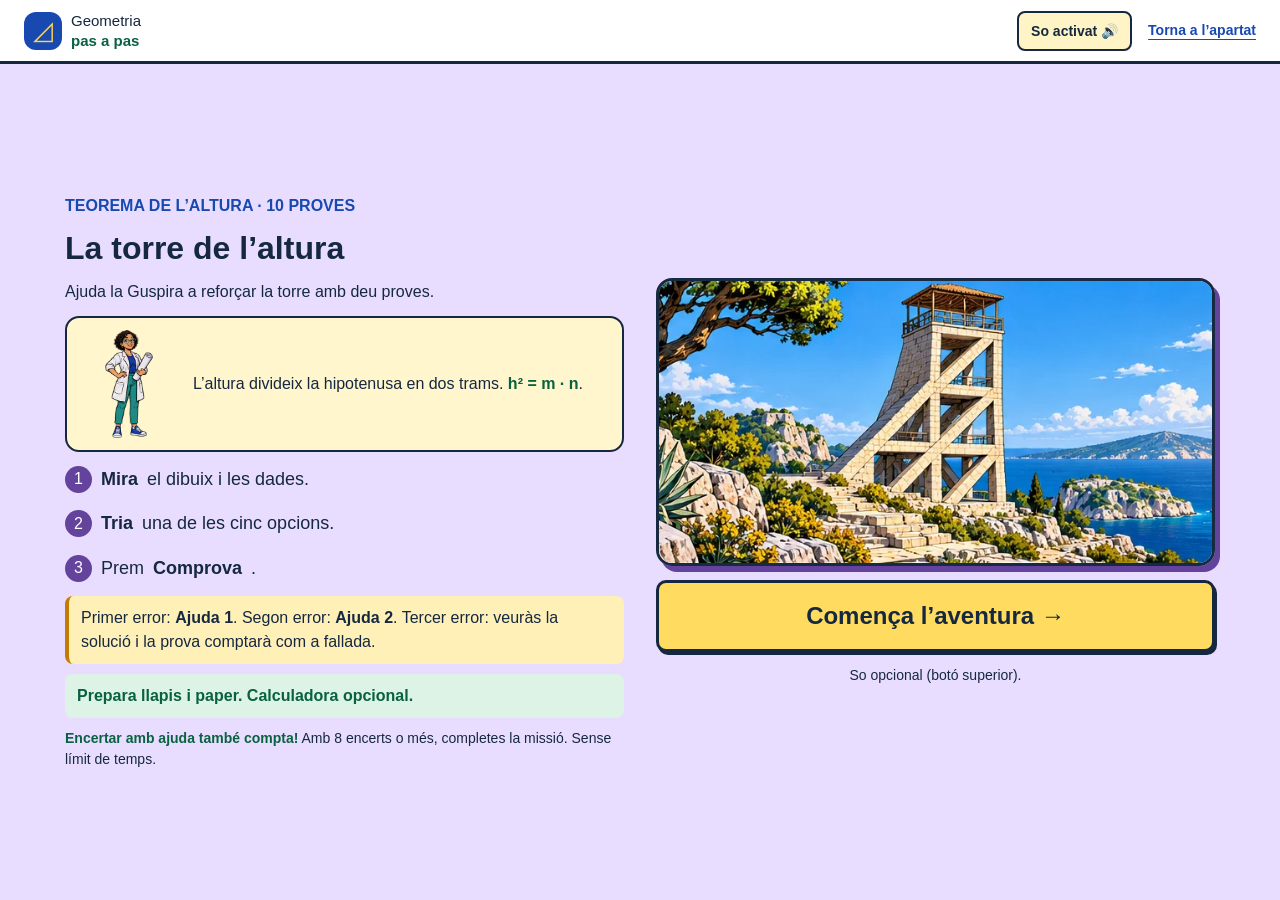
<file: escape-altura.html>
<!doctype html>
<html lang="ca">
<head>
  <meta charset="utf-8">
  <meta name="viewport" content="width=device-width,initial-scale=1">
  <meta name="theme-color" content="#007763">
  <meta name="description" content="La torre de l’altura: deu proves guiades sobre el teorema de l’altura, amb dues ajudes i solucions pas a pas.">
  <title>La torre de l’altura · Geometria pas a pas</title>
  <link rel="stylesheet" href="styles.css?v=20261005-layout3">
  <link rel="stylesheet" href="escape-room.css?v=20261005-options5">
  <link rel="stylesheet" href="escape-screen.css?v=informe1">
  <link rel="stylesheet" href="escape-semblanca.css?v=20261005-triangles1">
  <link rel="stylesheet" href="escape-tales.css?v=20261022-tales1">
  <script src="escape-tales-data.js?v=informe1" defer></script>
  <script src="escape-tales-diagrams.js?v=projeccions1" defer></script>
  <script src="escape-audio.js?v=20261005-controls6" defer></script>
  <script src="escape-projeccions-data.js?v=projeccions1" defer></script>
  <script src="escape-report.js?v=informe1" defer></script>
  <script src="escape-visuals.js?v=imatges1" defer></script>
  <script src="escape-tales.js?v=imatges1" defer></script>
</head>
<body class="escape-body semblanca-escape tales-escape">
  <a class="skip" href="#game-main">Ves a la prova</a>
  <header class="escape-header"><a class="brand" href="index.html#teoremes/altura" data-return-home><span class="brand-mark" aria-hidden="true">◿</span><span>Geometria <strong>pas a pas</strong></span></a><div class="escape-header-actions"><button id="sound-toggle" class="sound-toggle" type="button" aria-pressed="true">So activat 🔊</button><a class="back-home" href="index.html#teoremes/altura" data-return-home>Torna a l’apartat</a></div></header>
  <div id="game"></div>
  <noscript><main class="home"><h1>Activa JavaScript</h1><p>El joc necessita JavaScript per mostrar les proves i comprovar les respostes.</p></main></noscript>
</body>
</html>
</file>
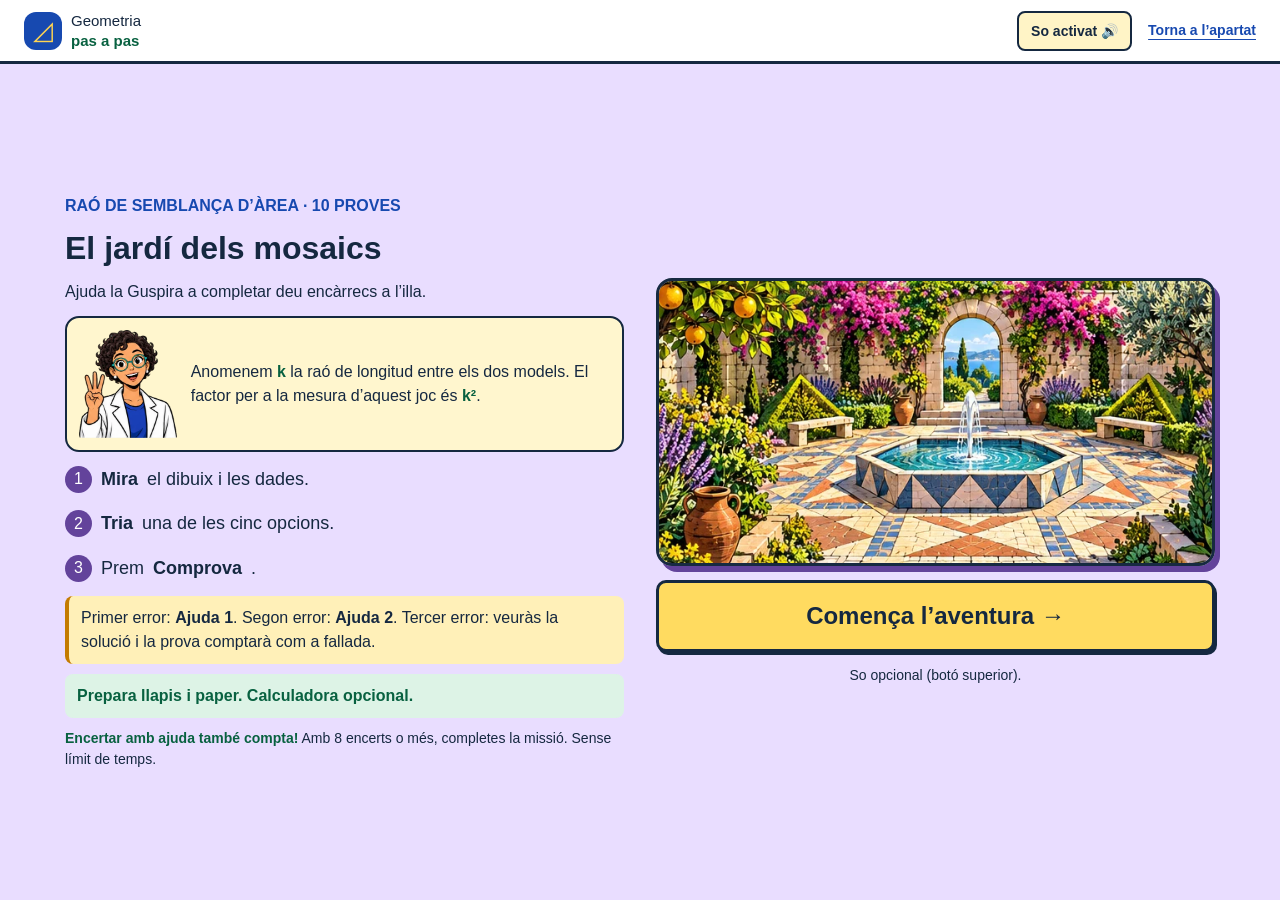
<file: escape-area.html>
<!doctype html>
<html lang="ca">
<head>
  <meta charset="utf-8">
  <meta name="viewport" content="width=device-width,initial-scale=1">
  <meta name="theme-color" content="#007763">
  <meta name="description" content="El jardí dels mosaics: deu proves guiades sobre raó de semblança d’àrea, amb dues ajudes i solucions pas a pas.">
  <title>El jardí dels mosaics · Geometria pas a pas</title>
  <link rel="stylesheet" href="styles.css?v=20261005-layout3">
  <link rel="stylesheet" href="escape-room.css?v=20261005-options5">
  <link rel="stylesheet" href="escape-screen.css?v=informe1">
  <link rel="stylesheet" href="escape-semblanca.css?v=20261005-triangles1">
  <link rel="stylesheet" href="escape-tales.css?v=20261022-tales1">
  <script src="escape-tales-data.js?v=informe1" defer></script>
  <script src="escape-tales-diagrams.js?v=raons1" defer></script>
  <script src="escape-audio.js?v=20261005-controls6" defer></script>
  <script src="escape-raons-data.js?v=raons1" defer></script>
  <script src="escape-report.js?v=informe1" defer></script>
  <script src="escape-visuals.js?v=imatges1" defer></script>
  <script src="escape-tales.js?v=imatges1" defer></script>
</head>
<body class="escape-body semblanca-escape tales-escape">
  <a class="skip" href="#game-main">Ves a la prova</a>
  <header class="escape-header"><a class="brand" href="index.html#raons/area" data-return-home><span class="brand-mark" aria-hidden="true">◿</span><span>Geometria <strong>pas a pas</strong></span></a><div class="escape-header-actions"><button id="sound-toggle" class="sound-toggle" type="button" aria-pressed="true">So activat 🔊</button><a class="back-home" href="index.html#raons/area" data-return-home>Torna a l’apartat</a></div></header>
  <div id="game"></div>
  <noscript><main class="home"><h1>Activa JavaScript</h1><p>El joc necessita JavaScript per mostrar les proves i comprovar les respostes.</p></main></noscript>
</body>
</html>
</file>
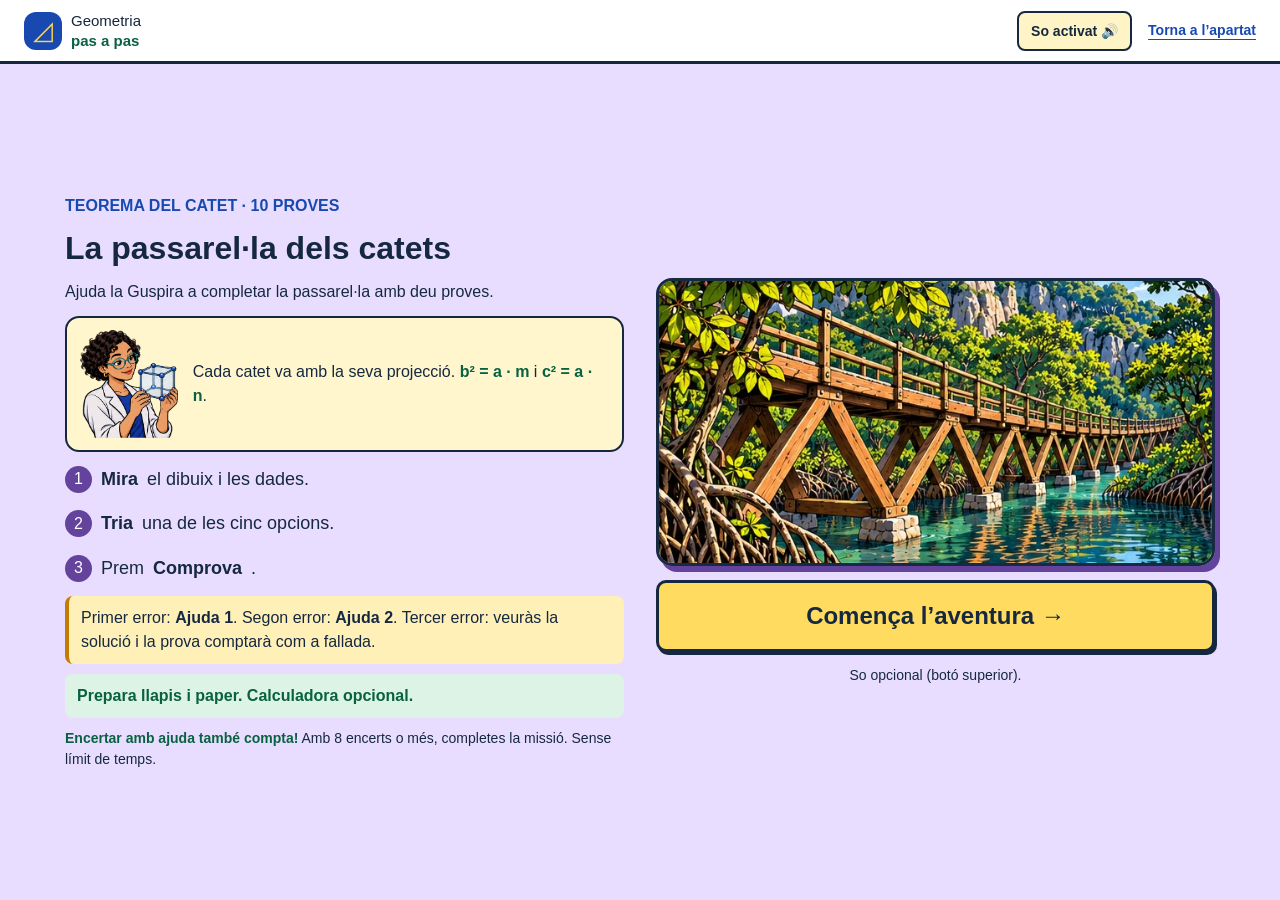
<file: escape-catet.html>
<!doctype html>
<html lang="ca">
<head>
  <meta charset="utf-8">
  <meta name="viewport" content="width=device-width,initial-scale=1">
  <meta name="theme-color" content="#007763">
  <meta name="description" content="La passarel·la dels catets: deu proves guiades sobre el teorema del catet, amb dues ajudes i solucions pas a pas.">
  <title>La passarel·la dels catets · Geometria pas a pas</title>
  <link rel="stylesheet" href="styles.css?v=20261005-layout3">
  <link rel="stylesheet" href="escape-room.css?v=20261005-options5">
  <link rel="stylesheet" href="escape-screen.css?v=informe1">
  <link rel="stylesheet" href="escape-semblanca.css?v=20261005-triangles1">
  <link rel="stylesheet" href="escape-tales.css?v=20261022-tales1">
  <script src="escape-tales-data.js?v=informe1" defer></script>
  <script src="escape-tales-diagrams.js?v=projeccions1" defer></script>
  <script src="escape-audio.js?v=20261005-controls6" defer></script>
  <script src="escape-projeccions-data.js?v=projeccions1" defer></script>
  <script src="escape-report.js?v=informe1" defer></script>
  <script src="escape-visuals.js?v=imatges1" defer></script>
  <script src="escape-tales.js?v=imatges1" defer></script>
</head>
<body class="escape-body semblanca-escape tales-escape">
  <a class="skip" href="#game-main">Ves a la prova</a>
  <header class="escape-header"><a class="brand" href="index.html#teoremes/catet" data-return-home><span class="brand-mark" aria-hidden="true">◿</span><span>Geometria <strong>pas a pas</strong></span></a><div class="escape-header-actions"><button id="sound-toggle" class="sound-toggle" type="button" aria-pressed="true">So activat 🔊</button><a class="back-home" href="index.html#teoremes/catet" data-return-home>Torna a l’apartat</a></div></header>
  <div id="game"></div>
  <noscript><main class="home"><h1>Activa JavaScript</h1><p>El joc necessita JavaScript per mostrar les proves i comprovar les respostes.</p></main></noscript>
</body>
</html>
</file>
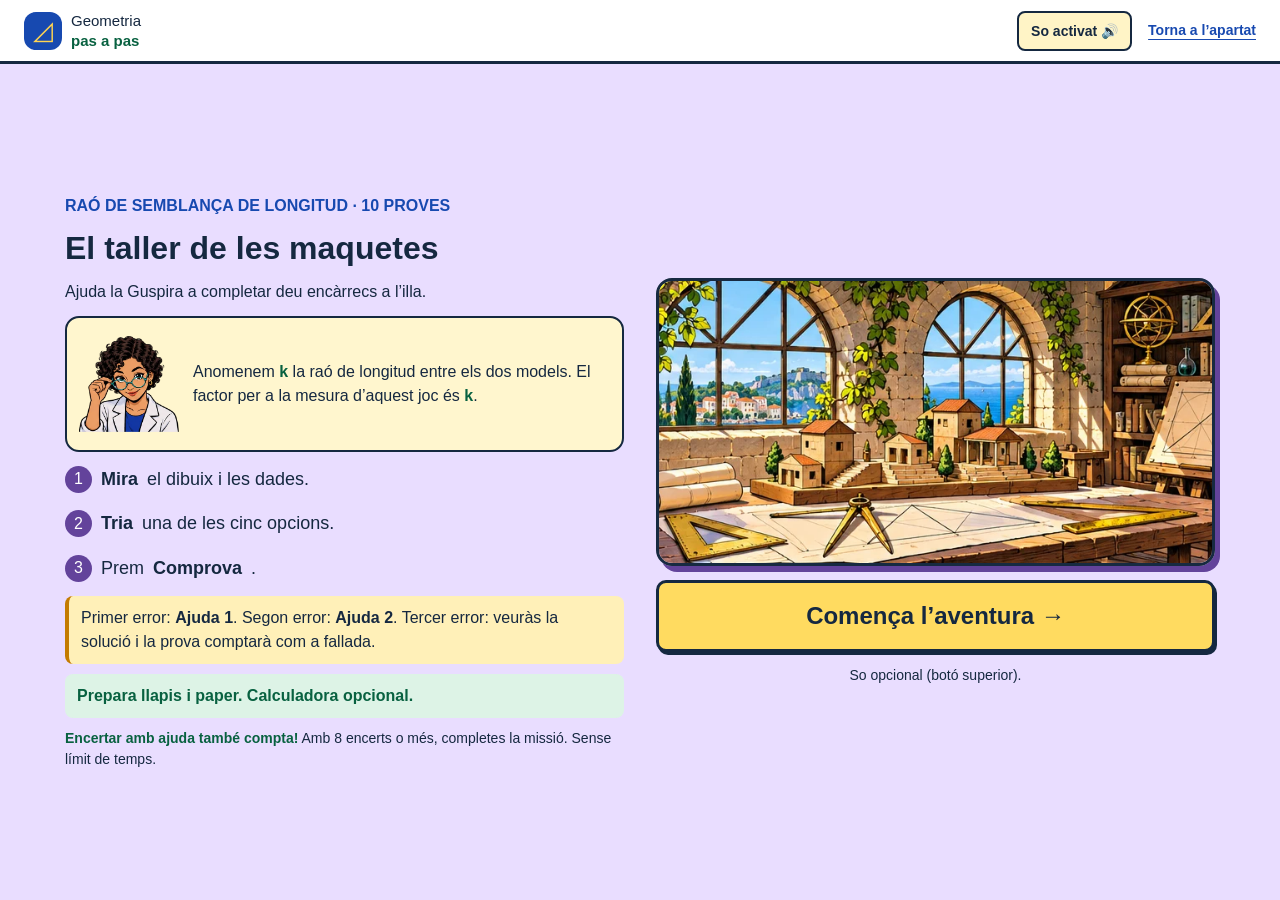
<file: escape-longitud.html>
<!doctype html>
<html lang="ca">
<head>
  <meta charset="utf-8">
  <meta name="viewport" content="width=device-width,initial-scale=1">
  <meta name="theme-color" content="#007763">
  <meta name="description" content="El taller de les maquetes: deu proves guiades sobre raó de semblança de longitud, amb dues ajudes i solucions pas a pas.">
  <title>El taller de les maquetes · Geometria pas a pas</title>
  <link rel="stylesheet" href="styles.css?v=20261005-layout3">
  <link rel="stylesheet" href="escape-room.css?v=20261005-options5">
  <link rel="stylesheet" href="escape-screen.css?v=informe1">
  <link rel="stylesheet" href="escape-semblanca.css?v=20261005-triangles1">
  <link rel="stylesheet" href="escape-tales.css?v=20261022-tales1">
  <script src="escape-tales-data.js?v=informe1" defer></script>
  <script src="escape-tales-diagrams.js?v=raons1" defer></script>
  <script src="escape-audio.js?v=20261005-controls6" defer></script>
  <script src="escape-raons-data.js?v=raons1" defer></script>
  <script src="escape-report.js?v=informe1" defer></script>
  <script src="escape-visuals.js?v=imatges1" defer></script>
  <script src="escape-tales.js?v=imatges1" defer></script>
</head>
<body class="escape-body semblanca-escape tales-escape">
  <a class="skip" href="#game-main">Ves a la prova</a>
  <header class="escape-header"><a class="brand" href="index.html#raons/longitud" data-return-home><span class="brand-mark" aria-hidden="true">◿</span><span>Geometria <strong>pas a pas</strong></span></a><div class="escape-header-actions"><button id="sound-toggle" class="sound-toggle" type="button" aria-pressed="true">So activat 🔊</button><a class="back-home" href="index.html#raons/longitud" data-return-home>Torna a l’apartat</a></div></header>
  <div id="game"></div>
  <noscript><main class="home"><h1>Activa JavaScript</h1><p>El joc necessita JavaScript per mostrar les proves i comprovar les respostes.</p></main></noscript>
</body>
</html>
</file>
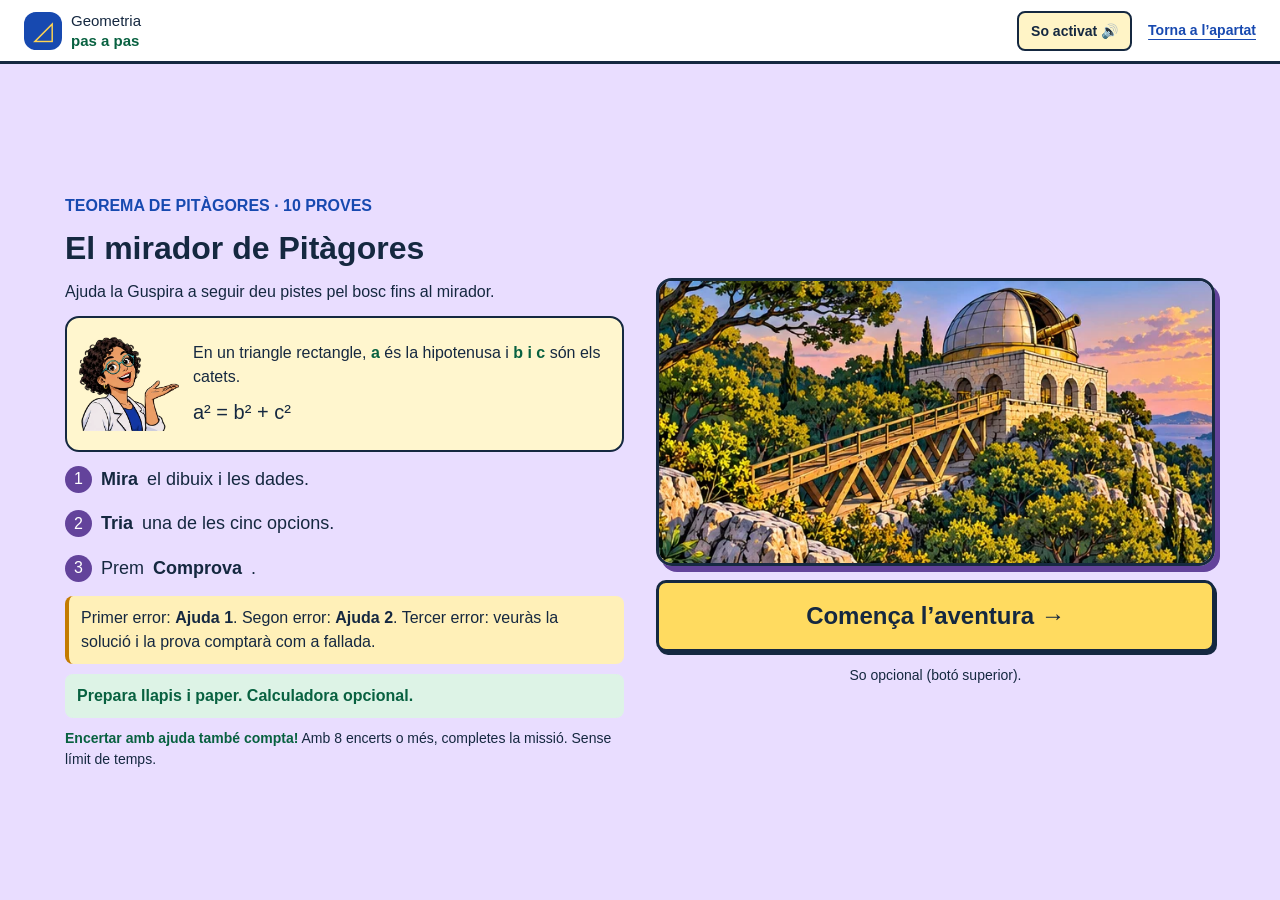
<file: escape-pitagores.html>
<!doctype html>
<html lang="ca">
<head>
  <meta charset="utf-8">
  <meta name="viewport" content="width=device-width,initial-scale=1">
  <meta name="theme-color" content="#007763">
  <meta name="description" content="El mirador de Pitàgores: deu proves guiades sobre el teorema de Pitàgores, amb dues ajudes i solucions pas a pas.">
  <title>El mirador de Pitàgores · Geometria pas a pas</title>
  <link rel="stylesheet" href="styles.css?v=20261005-layout3">
  <link rel="stylesheet" href="escape-room.css?v=20261005-options5">
  <link rel="stylesheet" href="escape-screen.css?v=informe1">
  <link rel="stylesheet" href="escape-semblanca.css?v=20261005-triangles1">
  <link rel="stylesheet" href="escape-tales.css?v=20261022-tales1">
  <script src="escape-tales-data.js?v=informe1" defer></script>
  <script src="escape-tales-diagrams.js?v=pitagores1" defer></script>
  <script src="escape-audio.js?v=20261005-controls6" defer></script>
  <script src="escape-pitagores-data.js?v=pitagores1" defer></script>
  <script src="escape-report.js?v=informe1" defer></script>
  <script src="escape-visuals.js?v=imatges1" defer></script>
  <script src="escape-tales.js?v=imatges1" defer></script>
</head>
<body class="escape-body semblanca-escape tales-escape">
  <a class="skip" href="#game-main">Ves a la prova</a>
  <header class="escape-header"><a class="brand" href="index.html#teoremes/pitagores" data-return-home><span class="brand-mark" aria-hidden="true">◿</span><span>Geometria <strong>pas a pas</strong></span></a><div class="escape-header-actions"><button id="sound-toggle" class="sound-toggle" type="button" aria-pressed="true">So activat 🔊</button><a class="back-home" href="index.html#teoremes/pitagores" data-return-home>Torna a l’apartat</a></div></header>
  <div id="game"></div>
  <noscript><main class="home"><h1>Activa JavaScript</h1><p>El joc necessita JavaScript per mostrar les proves i comprovar les respostes.</p></main></noscript>
</body>
</html>
</file>
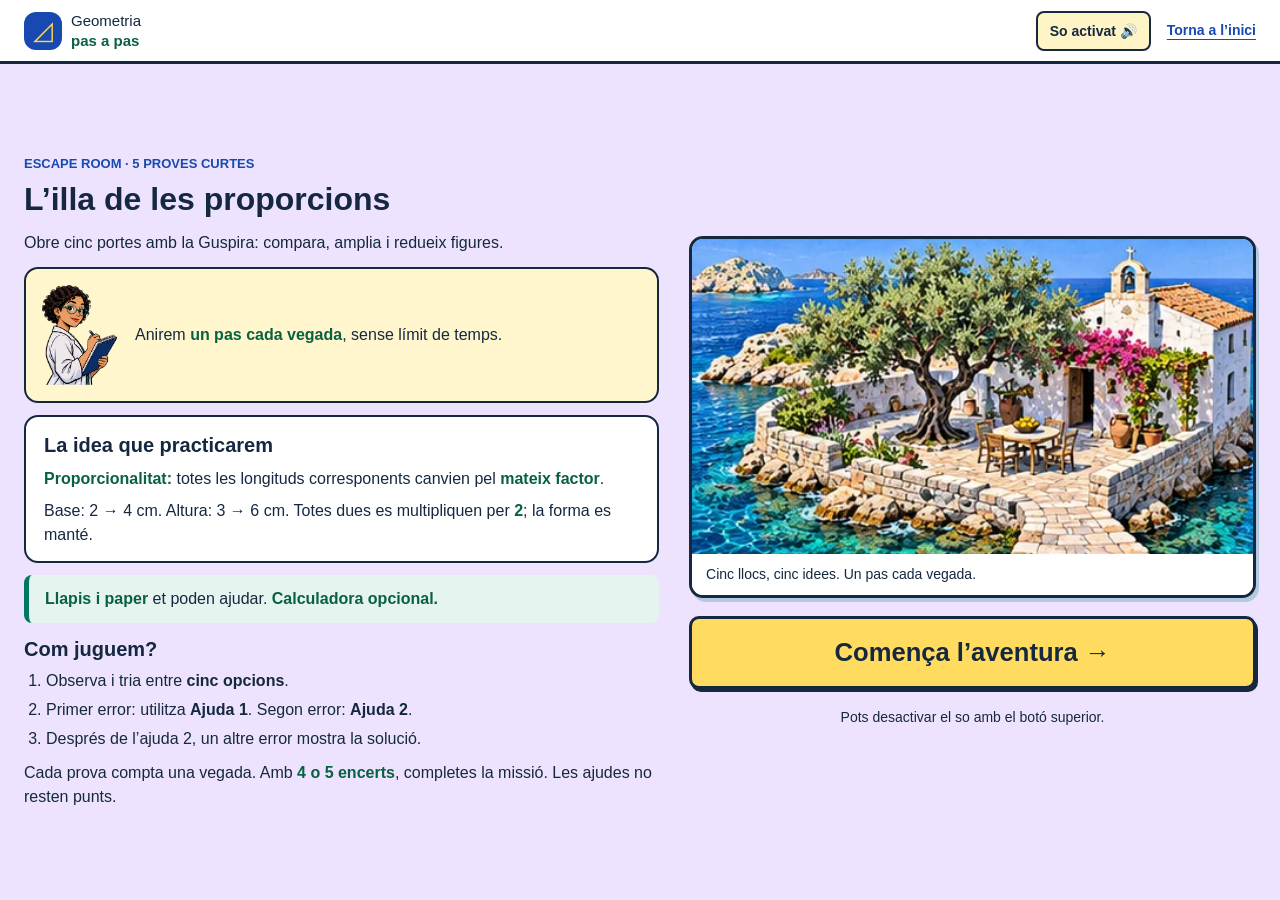
<file: escape-room.html>
<!doctype html>
<html lang="ca">
<head>
  <meta charset="utf-8">
  <meta name="viewport" content="width=device-width,initial-scale=1">
  <meta name="theme-color" content="#1749b0">
  <meta name="description" content="Escape Room de proporcionalitat: cinc proves guiades a l’illa de la geometria, amb la Guspira.">
  <title>L’illa de les proporcions · Geometria pas a pas</title>
  <link rel="stylesheet" href="styles.css?v=20261005-layout3">
  <link rel="stylesheet" href="escape-room.css?v=20261005-options5">
  <link rel="stylesheet" href="escape-screen.css?v=informe1">
  <script src="escape-data.js?v=informe1" defer></script>
  <script src="escape-audio.js?v=20261005-controls6" defer></script>
  <script src="escape-report.js?v=informe1" defer></script>
  <script src="escape-visuals.js?v=imatges1" defer></script>
  <script src="escape-room.js?v=imatges1" defer></script>
</head>
<body class="escape-body">
  <a class="skip" href="#game-main">Ves a la prova</a>
  <header class="escape-header"><a class="brand" href="index.html#inici" data-return-home><span class="brand-mark" aria-hidden="true">◿</span><span>Geometria <strong>pas a pas</strong></span></a><div class="escape-header-actions"><button id="sound-toggle" class="sound-toggle" type="button" aria-pressed="true">So activat 🔊</button><a class="back-home" href="index.html#inici" data-return-home>Torna a l’inici</a></div></header>
  <div id="game"></div>
  <noscript><main class="home"><h1>Activa JavaScript</h1><p>El joc necessita JavaScript per mostrar les proves i comprovar les respostes.</p></main></noscript>
</body>
</html>
</file>
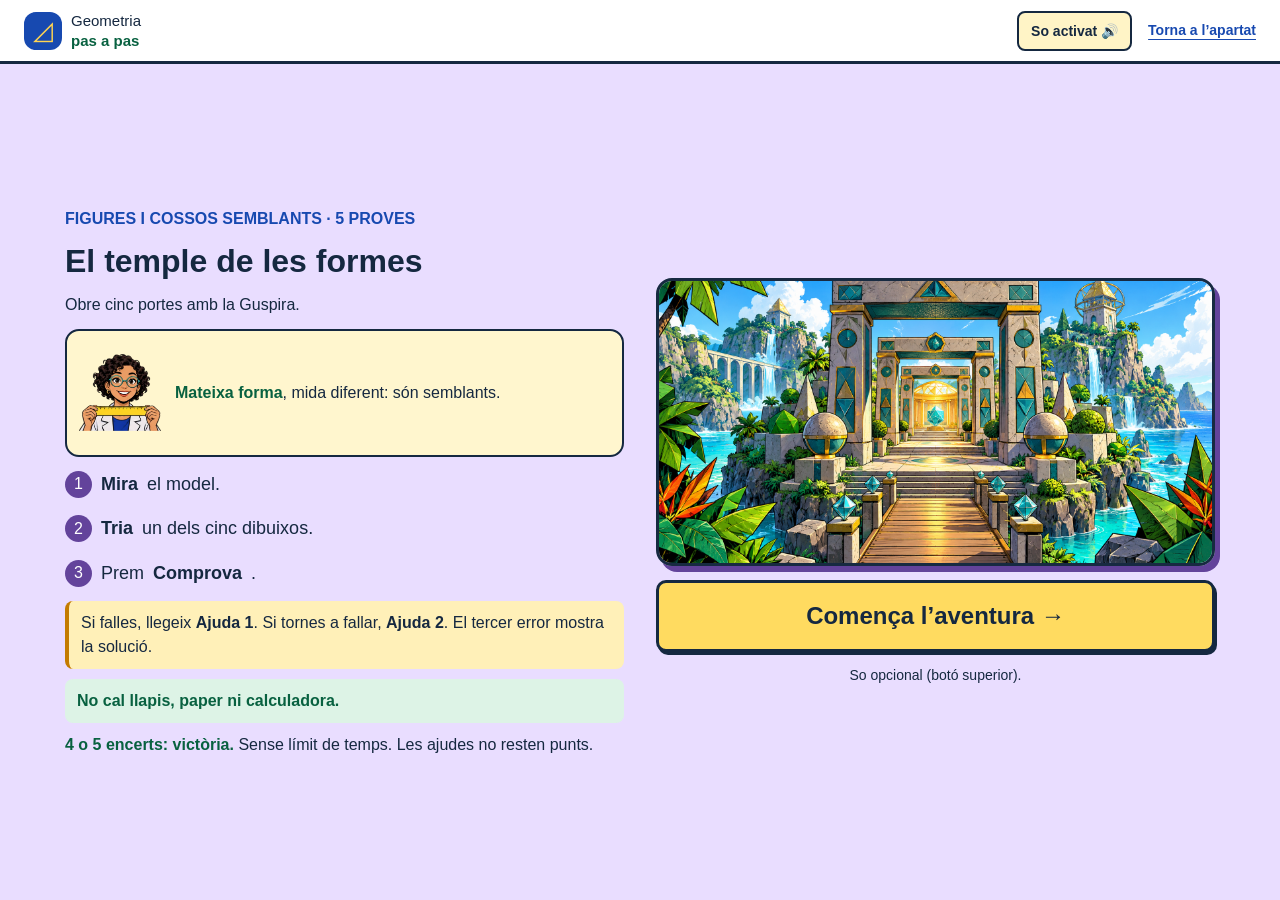
<file: escape-semblanca.html>
<!doctype html>
<html lang="ca">
<head>
  <meta charset="utf-8">
  <meta name="viewport" content="width=device-width,initial-scale=1">
  <meta name="theme-color" content="#1749b0">
  <meta name="description" content="Escape Room de figures i cossos semblants: cinc portes al temple de les formes, amb la Guspira.">
  <title>El temple de les formes · Geometria pas a pas</title>
  <link rel="stylesheet" href="styles.css?v=20261005-layout3">
  <link rel="stylesheet" href="escape-room.css?v=20261005-options5">
  <link rel="stylesheet" href="escape-screen.css?v=informe1">
  <link rel="stylesheet" href="escape-semblanca.css?v=20261005-visual2">
  <script src="escape-semblanca-data.js?v=informe1" defer></script>
  <script src="escape-semblanca-diagrams.js?v=20261005-visual2" defer></script>
  <script src="escape-audio.js?v=20261005-controls6" defer></script>
  <script src="escape-report.js?v=informe1" defer></script>
  <script src="escape-visuals.js?v=imatges1" defer></script>
  <script src="escape-semblanca.js?v=imatges1" defer></script>
</head>
<body class="escape-body semblanca-escape">
  <a class="skip" href="#game-main">Ves a la prova</a>
  <header class="escape-header"><a class="brand" href="index.html#triangles/semblanca" data-return-home><span class="brand-mark" aria-hidden="true">◿</span><span>Geometria <strong>pas a pas</strong></span></a><div class="escape-header-actions"><button id="sound-toggle" class="sound-toggle" type="button" aria-pressed="true">So activat 🔊</button><a class="back-home" href="index.html#triangles/semblanca" data-return-home>Torna a l’apartat</a></div></header>
  <div id="game"></div>
  <noscript><main class="home"><h1>Activa JavaScript</h1><p>El joc necessita JavaScript per mostrar les proves i comprovar les respostes.</p></main></noscript>
</body>
</html>
</file>
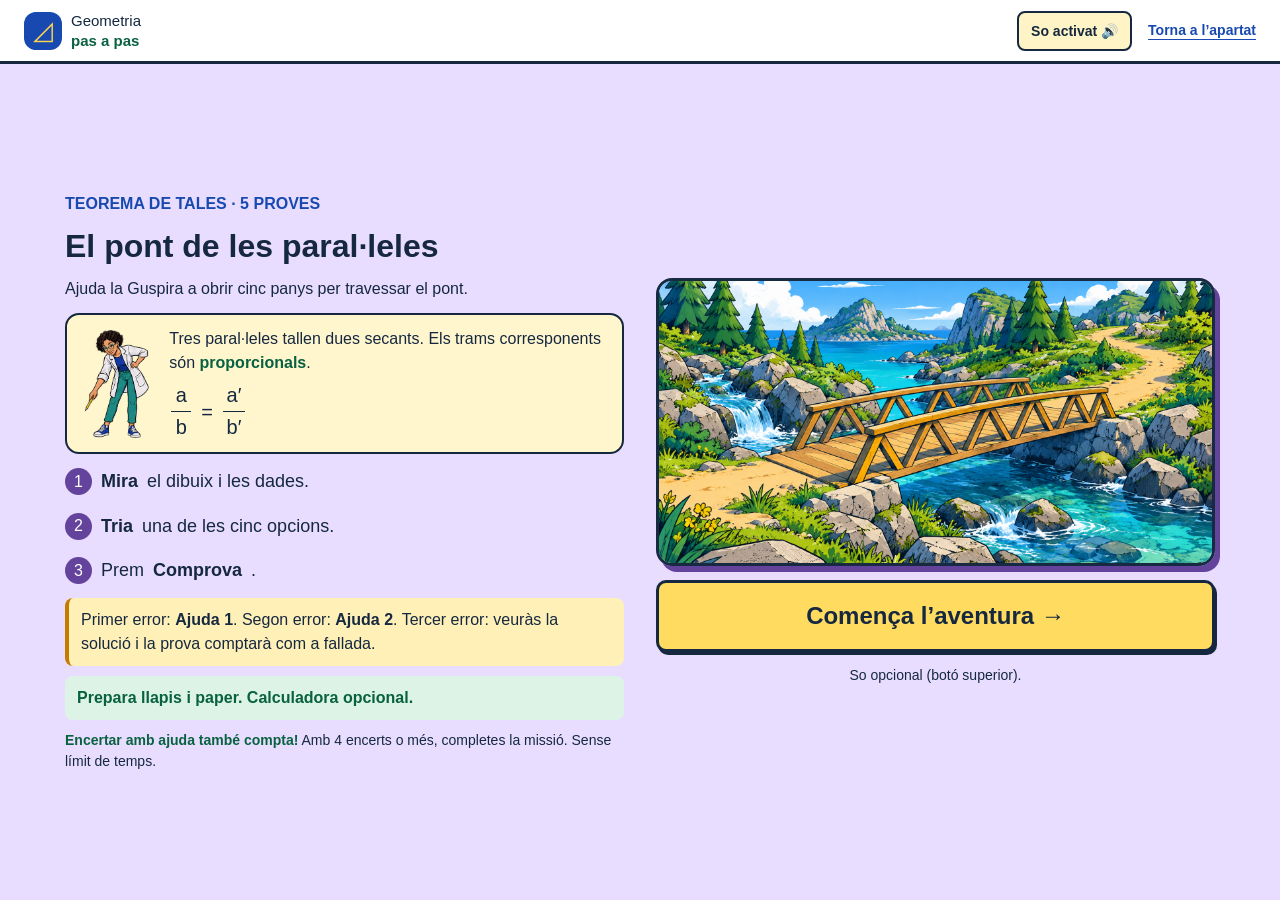
<file: escape-tales.html>
<!doctype html>
<html lang="ca">
<head>
  <meta charset="utf-8">
  <meta name="viewport" content="width=device-width,initial-scale=1">
  <meta name="theme-color" content="#007763">
  <meta name="description" content="El pont de les paral·leles: cinc proves guiades sobre el teorema de Tales, amb dues ajudes i solucions pas a pas.">
  <title>El pont de les paral·leles · Geometria pas a pas</title>
  <link rel="stylesheet" href="styles.css?v=20261005-layout3">
  <link rel="stylesheet" href="escape-room.css?v=20261005-options5">
  <link rel="stylesheet" href="escape-screen.css?v=informe1">
  <link rel="stylesheet" href="escape-semblanca.css?v=20261005-triangles1">
  <link rel="stylesheet" href="escape-tales.css?v=20261022-tales1">
  <script src="escape-tales-data.js?v=informe1" defer></script>
  <script src="escape-tales-diagrams.js?v=pitagores1" defer></script>
  <script src="escape-audio.js?v=20261005-controls6" defer></script>
  <script src="escape-report.js?v=informe1" defer></script>
  <script src="escape-visuals.js?v=imatges1" defer></script>
  <script src="escape-tales.js?v=imatges1" defer></script>
</head>
<body class="escape-body semblanca-escape tales-escape">
  <a class="skip" href="#game-main">Ves a la prova</a>
  <header class="escape-header"><a class="brand" href="index.html#triangles/tales" data-return-home><span class="brand-mark" aria-hidden="true">◿</span><span>Geometria <strong>pas a pas</strong></span></a><div class="escape-header-actions"><button id="sound-toggle" class="sound-toggle" type="button" aria-pressed="true">So activat 🔊</button><a class="back-home" href="index.html#triangles/tales" data-return-home>Torna a l’apartat</a></div></header>
  <div id="game"></div>
  <noscript><main class="home"><h1>Activa JavaScript</h1><p>El joc necessita JavaScript per mostrar les proves i comprovar les respostes.</p></main></noscript>
</body>
</html>
</file>
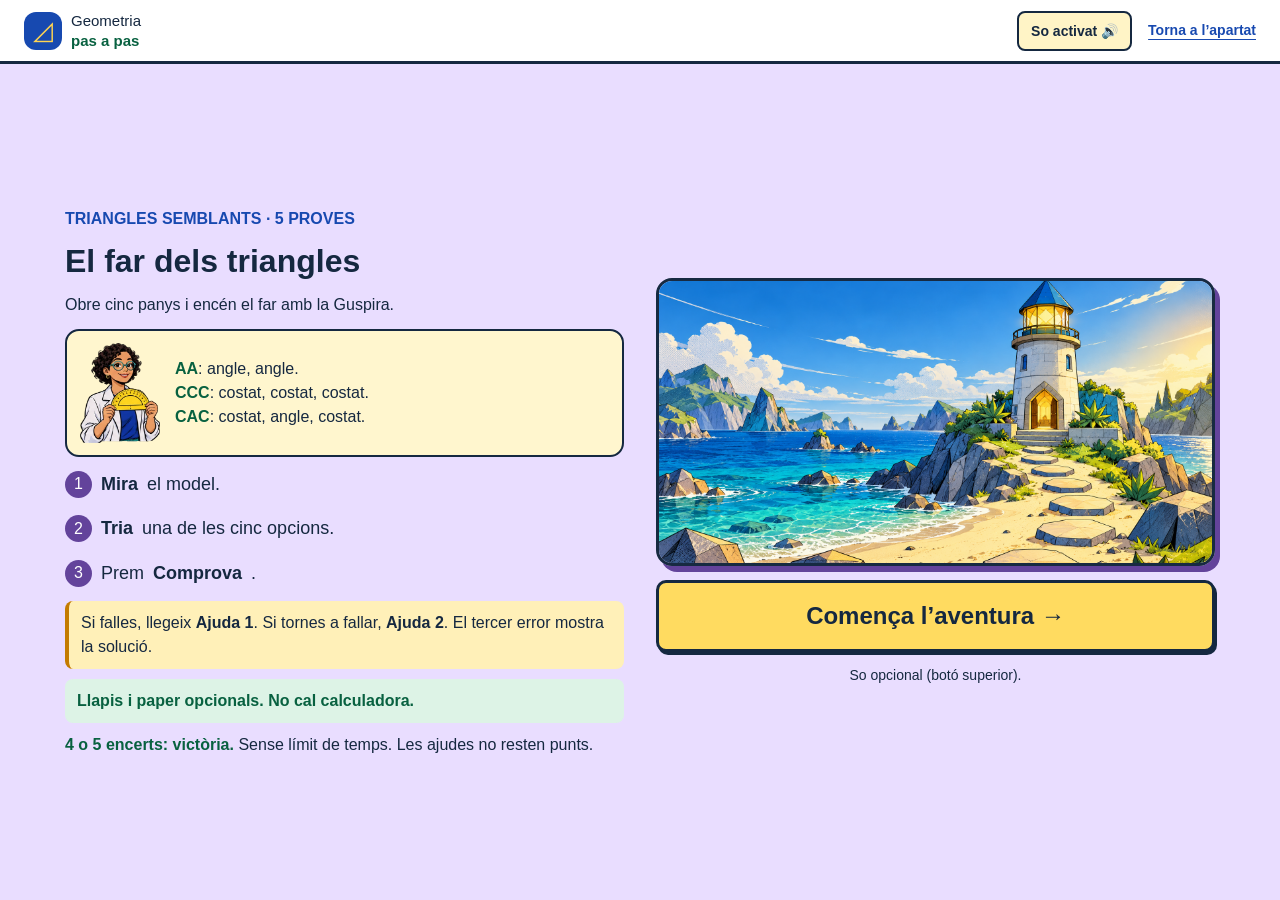
<file: escape-triangles.html>
<!doctype html>
<html lang="ca">
<head>
  <meta charset="utf-8">
  <meta name="viewport" content="width=device-width,initial-scale=1">
  <meta name="theme-color" content="#1749b0">
  <meta name="description" content="Escape Room de triangles semblants: cinc panys al far, amb AA, CCC i CAC.">
  <title>El far dels triangles · Geometria pas a pas</title>
  <link rel="stylesheet" href="styles.css?v=20261005-layout3">
  <link rel="stylesheet" href="escape-room.css?v=20261005-options5">
  <link rel="stylesheet" href="escape-screen.css?v=informe1">
  <link rel="stylesheet" href="escape-semblanca.css?v=20261005-triangles1">
  <link rel="stylesheet" href="escape-triangles.css?v=20261005-outcome3">
  <script src="escape-triangles-data.js?v=informe1" defer></script>
  <script src="escape-triangles-diagrams.js?v=20261005-triangles1" defer></script>
  <script src="escape-audio.js?v=20261005-controls6" defer></script>
  <script src="escape-report.js?v=informe1" defer></script>
  <script src="escape-visuals.js?v=imatges1" defer></script>
  <script src="escape-triangles.js?v=imatges1" defer></script>
</head>
<body class="escape-body semblanca-escape triangles-escape">
  <a class="skip" href="#game-main">Ves a la prova</a>
  <header class="escape-header"><a class="brand" href="index.html#triangles/triangles" data-return-home><span class="brand-mark" aria-hidden="true">◿</span><span>Geometria <strong>pas a pas</strong></span></a><div class="escape-header-actions"><button id="sound-toggle" class="sound-toggle" type="button" aria-pressed="true">So activat 🔊</button><a class="back-home" href="index.html#triangles/triangles" data-return-home>Torna a l’apartat</a></div></header>
  <div id="game"></div>
  <noscript><main class="home"><h1>Activa JavaScript</h1><p>El joc necessita JavaScript per mostrar les proves i comprovar les respostes.</p></main></noscript>
</body>
</html>
</file>
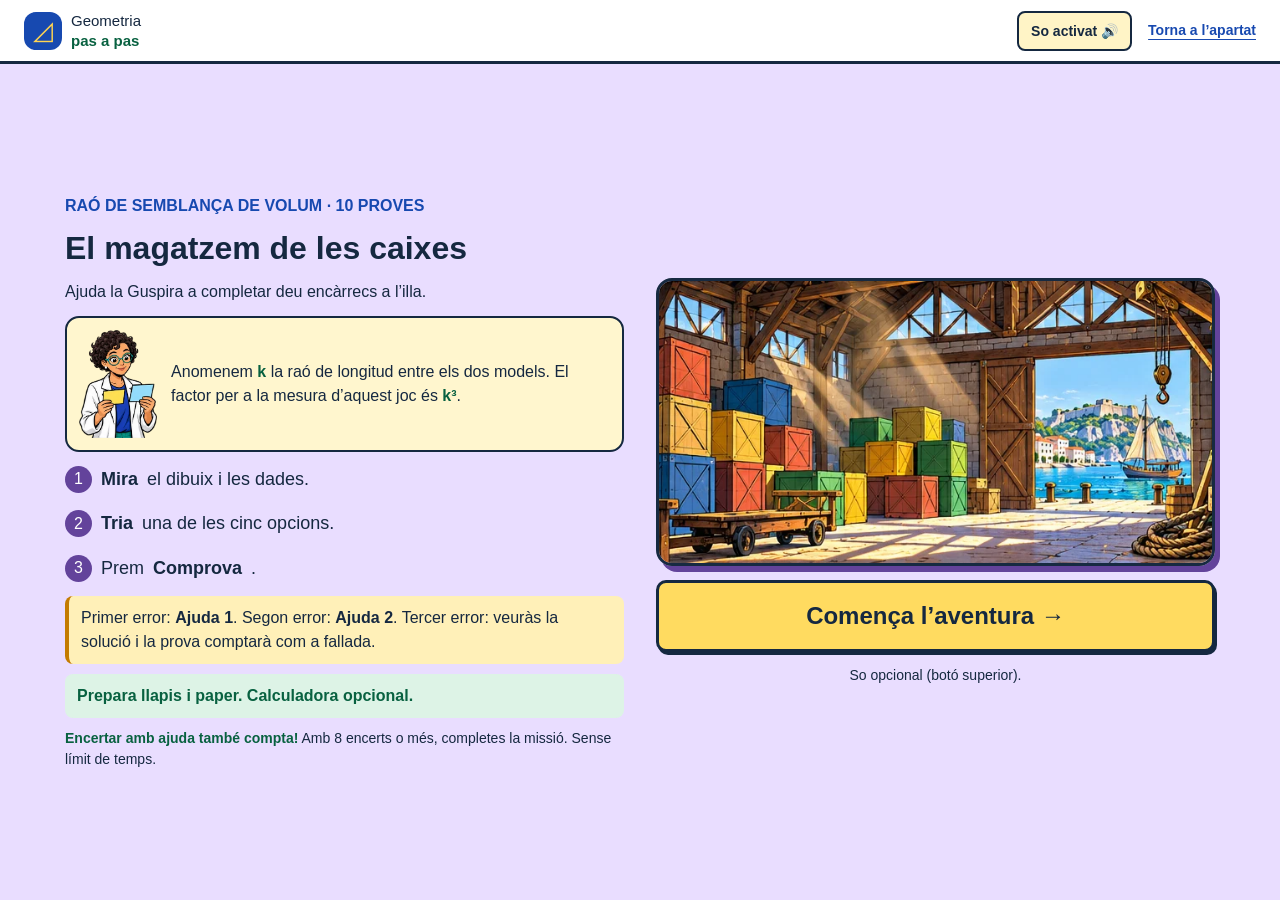
<file: escape-volum.html>
<!doctype html>
<html lang="ca">
<head>
  <meta charset="utf-8">
  <meta name="viewport" content="width=device-width,initial-scale=1">
  <meta name="theme-color" content="#007763">
  <meta name="description" content="El magatzem de les caixes: deu proves guiades sobre raó de semblança de volum, amb dues ajudes i solucions pas a pas.">
  <title>El magatzem de les caixes · Geometria pas a pas</title>
  <link rel="stylesheet" href="styles.css?v=20261005-layout3">
  <link rel="stylesheet" href="escape-room.css?v=20261005-options5">
  <link rel="stylesheet" href="escape-screen.css?v=informe1">
  <link rel="stylesheet" href="escape-semblanca.css?v=20261005-triangles1">
  <link rel="stylesheet" href="escape-tales.css?v=20261022-tales1">
  <script src="escape-tales-data.js?v=informe1" defer></script>
  <script src="escape-tales-diagrams.js?v=raons1" defer></script>
  <script src="escape-audio.js?v=20261005-controls6" defer></script>
  <script src="escape-raons-data.js?v=raons1" defer></script>
  <script src="escape-report.js?v=informe1" defer></script>
  <script src="escape-visuals.js?v=imatges1" defer></script>
  <script src="escape-tales.js?v=imatges1" defer></script>
</head>
<body class="escape-body semblanca-escape tales-escape">
  <a class="skip" href="#game-main">Ves a la prova</a>
  <header class="escape-header"><a class="brand" href="index.html#raons/volum" data-return-home><span class="brand-mark" aria-hidden="true">◿</span><span>Geometria <strong>pas a pas</strong></span></a><div class="escape-header-actions"><button id="sound-toggle" class="sound-toggle" type="button" aria-pressed="true">So activat 🔊</button><a class="back-home" href="index.html#raons/volum" data-return-home>Torna a l’apartat</a></div></header>
  <div id="game"></div>
  <noscript><main class="home"><h1>Activa JavaScript</h1><p>El joc necessita JavaScript per mostrar les proves i comprovar les respostes.</p></main></noscript>
</body>
</html>
</file>
<file: styles.css>
:root{--ink:#152840;--muted:#4f6076;--blue:#1749b0;--teal:#006b61;--orange:#a44605;--purple:#6437a2;--paper:#f3f6fc;--line:#dce3ed;--soft-blue:#edf3ff;--soft-teal:#e8f7f3;--soft-orange:#fff3df;--radius:18px;--body:1.125rem}
*{box-sizing:border-box}html{scroll-behavior:auto}body{margin:0;color:var(--ink);background:var(--paper);font-family:"Atkinson Hyperlegible","Segoe UI",Arial,sans-serif;font-size:var(--body);line-height:1.65}a{color:var(--blue);text-underline-offset:4px}button,summary{font:inherit}a:focus-visible,button:focus-visible,summary:focus-visible{outline:3px solid #ab4700;outline-offset:4px}h1,h2,h3,h4,p{margin:0}h1{font-size:clamp(2rem,4vw,3.25rem);line-height:1.15;letter-spacing:-.035em}h2{font-size:1.65rem;line-height:1.3;letter-spacing:-.02em}h3{font-size:1.3rem;line-height:1.4}h4{font-size:1.1rem}p+p{margin-top:1rem}ul,ol{padding-left:1.5rem}li+li{margin-top:.6rem}sub{font-size:.7em;vertical-align:sub}sup{font-size:.7em}svg{display:block;width:100%;height:auto}svg text{font:18px "Segoe UI",Arial,sans-serif;fill:var(--ink)}svg .blue{fill:var(--soft-blue);stroke:var(--blue);stroke-width:3}svg .teal{fill:#cbf0e7;stroke:var(--teal);stroke-width:3}svg .orange{fill:#ffe6b4;stroke:var(--orange);stroke-width:3}svg .line{fill:none;stroke:var(--ink);stroke-width:2.5}svg .dash{stroke-dasharray:7 5}svg .accent{fill:none;stroke:var(--orange);stroke-width:3}
.skip{position:absolute;left:16px;top:-80px;background:white;padding:12px;z-index:50}.skip:focus{top:10px}.site-header{background:white;border-bottom:1px solid var(--line);padding:22px max(24px,calc((100vw - 1320px)/2));display:flex;align-items:center;justify-content:space-between;gap:24px}.brand{display:flex;align-items:center;gap:12px;color:var(--ink);text-decoration:none;font-size:1.1rem;line-height:1.3}.brand>span:last-child{display:flex;flex-direction:column}.brand-mark{display:grid;place-items:center;width:48px;height:48px;border-radius:12px;background:var(--blue);color:#ffd452;font-size:2rem}.main-nav{display:flex;gap:10px;flex-wrap:wrap}.main-nav a{padding:12px 14px;border-radius:9px;text-decoration:none;color:var(--muted);font-size:1rem;font-weight:600}.main-nav a[aria-current=page]{background:var(--soft-blue);color:var(--blue)}.main-nav a:hover{background:var(--paper)}
.home{max-width:1240px;padding:50px 28px 70px;margin:auto}.home-intro{display:grid;grid-template-columns:1.15fr 1fr;gap:48px;align-items:center;margin-bottom:42px}.eyebrow{font-size:.9rem;font-weight:700;letter-spacing:.09em;text-transform:uppercase;color:var(--blue);margin-bottom:15px}.home-intro p{margin-top:20px;max-width:39rem;color:var(--muted)}.home-art{background:white;border:1px solid var(--line);border-radius:var(--radius);padding:20px}.art-caption{display:flex;justify-content:space-around;gap:15px;text-align:center;font-size:.95rem;margin-top:8px}.pill{padding:3px 10px;border-radius:6px;color:var(--teal);background:var(--soft-teal);font-weight:600}.section-heading{display:flex;align-items:baseline;justify-content:space-between;gap:16px;margin-bottom:20px}.section-heading>p{font-size:1rem;color:var(--muted)}.path-grid{display:grid;grid-template-columns:repeat(3,1fr);gap:20px}.path-card{display:flex;flex-direction:column;background:white;border:1px solid var(--line);border-top:5px solid var(--card-color,var(--blue));border-radius:var(--radius);padding:26px;gap:15px}.path-card .number{font-size:.9rem;color:var(--card-color,var(--blue));font-weight:700}.path-card p{color:var(--muted);font-size:1rem}.path-card a{font-weight:700;margin-top:auto}.guide{display:flex;align-items:center;gap:22px;background:#fff9e7;border:1px solid #ead399;border-radius:var(--radius);padding:24px;margin-top:30px}.guide img{width:100px;height:100px;object-fit:contain;flex-shrink:0}.guide-name{color:#80520b;font-size:.9rem;font-weight:700;margin-bottom:4px}.guide p{max-width:55rem}.guide .inline-steps{display:flex;gap:20px;flex-wrap:wrap;font-size:1rem;margin-top:10px;color:var(--muted)}
.layout{max-width:1320px;margin:0 auto;display:grid;grid-template-columns:265px minmax(0,1fr);gap:38px;padding:32px 28px 70px}.sidebar{align-self:start;position:sticky;top:24px}.sidebar-label{font-size:.85rem;text-transform:uppercase;letter-spacing:.08em;font-weight:700;color:var(--muted);padding:0 12px;margin:12px 0}.topic-nav{display:flex;flex-direction:column;gap:4px}.topic-nav a{display:block;text-decoration:none;color:var(--muted);border-radius:9px;padding:11px 12px;font-size:1rem;line-height:1.4;border-left:3px solid transparent}.topic-nav a:hover{background:white}.topic-nav a[aria-current=page]{color:var(--blue);background:white;border-left-color:var(--blue);font-weight:700}.content{min-width:0}.lesson-head{padding:16px 0 28px}.lesson-head h1{font-size:2.5rem}.lesson-head>p{margin-top:15px;color:var(--muted);max-width:44rem}.breadcrumb{font-size:.9rem;color:var(--muted);margin-bottom:15px}.lesson-index{display:flex;gap:12px;flex-wrap:wrap;margin:22px 0 0}.lesson-index a{font-size:.95rem;font-weight:600}.lesson-section{margin-bottom:30px}.lesson-section>h2{margin-bottom:18px}.panel{background:white;border:1px solid var(--line);border-radius:var(--radius);padding:28px;margin:18px 0}.concept-grid{display:grid;grid-template-columns:1fr 1fr;gap:22px;align-items:center}.concept-grid p{max-width:36rem}.note{border-left:4px solid var(--teal);background:var(--soft-teal);padding:18px 22px;border-radius:0 12px 12px 0;margin:20px 0}.note.warning{border-left-color:var(--orange);background:var(--soft-orange)}.note h3{margin-bottom:8px}.step-list{list-style:none;padding:0;margin:20px 0;counter-reset:steps}.step-list li{display:flex;align-items:flex-start;gap:14px;counter-increment:steps;margin:0;padding:16px 0;border-bottom:1px solid var(--line)}.step-list li:last-child{border:0}.step-list li:before{content:counter(steps);display:grid;place-items:center;flex-shrink:0;width:31px;height:31px;border-radius:8px;background:var(--soft-blue);color:var(--blue);font-size:1rem;font-weight:700}.step-list li>div{min-width:0}.step-list strong{display:block}.formula{font-family:"Segoe UI",Arial,sans-serif;background:var(--soft-blue);border:1px solid #c8d8f6;border-radius:12px;padding:20px;text-align:center;margin:20px 0;font-size:1.3rem;line-height:1.5;overflow-x:auto}.formula-inner{display:inline-flex;align-items:center;gap:.3em;white-space:nowrap;max-width:none}.frac{display:inline-flex;vertical-align:middle;flex-direction:column;text-align:center;line-height:1.4;padding:0 .18em}.frac>span:first-child{border-bottom:1.5px solid currentColor;padding:0 .18em .15em}.frac>span:last-child{padding:.15em .18em 0}.root{display:inline-flex;align-items:center;vertical-align:middle}.radicand{border-top:1.5px solid currentColor;padding:.12em .12em 0}.root-symbol{font-size:1.5em;line-height:1}.root sup{align-self:flex-start;font-size:.65em}.legend{margin:16px 0}.legend>div{display:grid;grid-template-columns:minmax(110px,170px) 1fr;gap:18px;padding:9px 0}.legend dt{font-weight:700}.legend dd{margin:0}.figure-caption{font-size:.9rem;color:var(--muted);margin-top:10px}.criteria{display:grid;gap:18px}.criterion{padding:22px;border:1px solid var(--line);border-left:5px solid var(--teal);border-radius:12px;background:white}.criterion h3{color:var(--teal);margin-bottom:10px}.criterion p{font-size:1.05rem}
.problem{background:white;border:1px solid var(--line);border-radius:var(--radius);overflow:hidden;margin:22px 0}.problem-top{padding:24px 26px}.problem-label{font-size:.85rem;text-transform:uppercase;letter-spacing:.07em;color:var(--blue);font-weight:700;margin-bottom:10px}.problem h3{margin-bottom:12px}.problem .q{font-size:1.1rem;max-width:47rem}.solution-line{background:var(--soft-teal);border-radius:8px;margin-top:18px;padding:12px 16px;font-size:1rem;color:#075348}.solution-line strong{color:var(--teal)}.problem details{border-top:1px solid var(--line)}summary{cursor:pointer;padding:17px 26px;font-weight:650;color:var(--blue);font-size:1rem}summary::marker{color:var(--blue)}details[open]>summary{background:var(--soft-blue)}.resolution{padding:24px 26px}.resolution>h4{margin-top:20px;color:var(--blue)}.resolution>h4:first-child{margin-top:0}.resolution ul{margin:12px 0}.resolution .formula{font-size:1.12rem}.resolution .step-list li{padding:15px 0}.resolution .step-list .equation{display:inline-flex;align-items:center;flex-wrap:wrap;gap:.25em;font-size:1.15rem;line-height:1.6}.answer{background:#dff4eb;border:1px solid #a3d5be;border-left:5px solid var(--teal);border-radius:10px;padding:18px;margin-top:18px;color:#074e43;font-weight:650}.problem-figure{max-width:500px;margin:20px auto}.problem-figure svg text{font-size:17px}.lesson-end{display:flex;align-items:center;justify-content:space-between;gap:15px;margin-top:30px;padding-top:20px;border-top:1px solid var(--line);font-size:1rem}.topic-total{font-size:.95rem;color:var(--muted)}footer{max-width:1264px;margin:0 auto;padding:22px 28px;border-top:1px solid var(--line);display:flex;justify-content:space-between;gap:20px;font-size:.9rem;color:var(--muted)}
@media(min-width:1500px){body{--body:1.1875rem}}@media(max-width:1000px){.site-header{flex-direction:column;align-items:flex-start;padding:18px 24px}.main-nav{gap:5px}.layout{gap:24px;grid-template-columns:210px minmax(0,1fr)}.home-intro{gap:26px}.path-card{padding:20px}.concept-grid{grid-template-columns:1fr}.lesson-head h1{font-size:2.15rem}}
@media(max-width:720px){.site-header{padding:16px}.main-nav{display:grid;grid-template-columns:1fr 1fr;width:100%;gap:6px}.main-nav a{font-size:.9rem;text-align:center;padding:10px 7px}.brand>span:last-child{flex-direction:row;gap:5px;flex-wrap:wrap}.brand{font-size:1rem}.brand-mark{width:40px;height:40px}.home{padding:30px 18px 45px}.home-intro{grid-template-columns:1fr;gap:24px;margin-bottom:30px}.home-art{padding:14px}.path-grid{grid-template-columns:1fr}.section-heading{display:block}.section-heading>p{margin-top:10px}.guide{align-items:flex-start;padding:18px;gap:12px}.guide img{width:62px;height:62px}.guide .inline-steps{gap:8px 18px}.layout{display:block;padding:20px 18px 45px}.sidebar{position:static;margin-bottom:20px}.sidebar-label{margin-top:0}.topic-nav{display:grid;grid-template-columns:1fr 1fr;gap:6px}.topic-nav a{background:white;padding:10px;font-size:.9rem}.lesson-head{padding:10px 0 20px}.lesson-head h1{font-size:2rem}.panel{padding:20px}.legend>div{grid-template-columns:1fr;gap:3px;padding:10px 0}.problem-top,.resolution{padding:20px}summary{padding:16px 20px}.formula{font-size:1.05rem;padding:17px 10px}.resolution .formula{font-size:1rem}.lesson-end{align-items:flex-start;flex-direction:column}footer{flex-direction:column;gap:6px;padding:20px 18px}}
/* Còmic científic: tinta, vinyetes i la lletra dels apunts. */
body{font-family:"Segoe Print","Comic Sans MS","Segoe UI",sans-serif;line-height:1.85;background-color:#edf5ff;background-image:radial-gradient(#c9d9eb .7px,transparent .7px);background-size:12px 12px}strong{font-weight:700;color:#086140}h1,h2,h3{letter-spacing:0;line-height:1.5}.brand strong{color:#086140}.formula,svg text{font-family:"Segoe Print","Comic Sans MS","Segoe UI",sans-serif}.formula{font-weight:600}.site-header{border-bottom:3px solid var(--ink)}.main-nav a[aria-current=page]{border:2px solid var(--blue);padding:10px 12px}.home-art,.path-card,.panel,.problem{border:2px solid var(--ink);box-shadow:5px 5px 0 #c5d4e7}.path-card{border-top:6px solid var(--card-color,var(--blue))}.guide{background:#fff6cd;border:2px solid var(--ink);box-shadow:4px 4px 0 #e5cf7e}.guide img{height:155px;width:115px}.lesson-head h1{line-height:1.5}.mission-badge{display:inline-block;background:#ffdc67;border:2px solid var(--ink);padding:5px 14px;border-radius:9px;font-size:1rem;transform:rotate(-1deg);margin-bottom:20px;font-weight:700}.home-intro{grid-template-columns:1.15fr 1fr}.home-intro h1{font-size:clamp(2rem,3.3vw,3.2rem)}.formula-inner{gap:.4em}.equation{row-gap:14px}.step-caption{display:block;font-size:1rem;color:var(--muted);margin-bottom:8px}.step-list li>div{width:100%}.answer{color:#086140;font-weight:700}.legend dt{color:#086140}.mission-guide{margin:0 0 30px}.guide-name{letter-spacing:.03em}.home-art{padding:24px}.home-art img{width:100%;height:260px;object-fit:contain}.island-route{display:flex;justify-content:space-around;gap:8px;text-align:center;font-size:.95rem;margin-top:20px;color:var(--teal);font-weight:700}.home-art svg{margin-top:14px}.home-art h2{font-size:1.35rem;text-align:center}.guide p{font-size:1.05rem}.mission-art{display:grid;grid-template-columns:140px 1fr;gap:20px;align-items:center}.mission-art img{width:140px;max-height:190px;object-fit:contain}.mission-art>div{min-width:0}.lesson-index{gap:20px}.sidebar .guide{box-shadow:none;padding:14px;display:block;font-size:.95rem}.sidebar .guide img{width:90px;height:125px;margin:0 auto 12px;display:block}.sidebar .guide p{font-size:.9rem}.sidebar .guide-name{font-size:.8rem}.topic-nav a[aria-current=page]{border:2px solid var(--blue);padding:9px 10px}.solution-line{line-height:1.8}.problem-figure{background:#f8fbff;padding:12px;border:1px solid var(--line);border-radius:10px}
@media(max-width:720px){.home-intro{grid-template-columns:1fr}.guide img{width:78px;height:115px}.guide p{font-size:1rem}.home-art img{height:210px}.mission-art{grid-template-columns:85px 1fr;gap:12px}.mission-art img{width:85px;max-height:140px}.home-art{padding:18px}.sidebar .guide{display:none}.island-route{font-size:.8rem}.lesson-head h1{font-size:1.8rem}.formula{font-size:1rem}.legend>div{display:block}.legend dd{margin-top:5px}}
.mission-badge{max-width:calc(100% - 20px);border:4px solid var(--ink);padding:18px 32px;font-size:clamp(1.45rem,3.5vw,2.7rem);line-height:1.55;transform:rotate(-7deg);transform-origin:center;box-shadow:6px 8px 0 var(--ink);margin-top:18px;margin-bottom:50px}
.formula-inner{display:inline;white-space:normal;line-height:2}.frac{white-space:nowrap}figure{margin:20px 0}.content>.guide{margin-top:0;margin-bottom:28px}.formula{color:#086140;font-weight:700}.solution-line{font-weight:700}
@media(max-width:720px){svg text,.problem-figure svg text{font-size:30px}}
/* La portada també ha de funcionar dins del lateral del navegador. */
.topic-nav a.subtopic{margin-left:18px;padding:9px 12px;border-left:3px solid var(--teal);border-radius:0 8px 8px 0;font-size:.95rem;color:var(--teal)}.topic-nav a.subtopic[aria-current=location]{background:#dff4eb;font-weight:700}.topic-group>a:first-child{margin-bottom:4px}.application-head{border:2px solid var(--teal);border-left:6px solid var(--teal);border-radius:12px;padding:22px;background:#e8f7f3;margin-bottom:24px}.application-head h2{margin:8px 0 14px}.scale-application{margin-top:44px;padding-top:24px;border-top:3px solid var(--teal)}.scale-application>h3{margin:24px 0 12px}@media(min-width:1001px){.path-grid{grid-template-columns:repeat(2,minmax(0,1fr))}}@media(max-width:720px){.ratio-nav{grid-template-columns:1fr}.main-nav a:last-child{grid-column:1/-1}.application-head{padding:18px}}
@media(max-width:1000px){.home-intro{grid-template-columns:minmax(0,1fr);gap:32px}.home-intro>div{min-width:0}.home-art{max-width:760px;width:100%;margin-inline:auto}.mission-art{grid-template-columns:110px minmax(0,1fr);align-items:start}.mission-art img{width:110px;height:155px}.home-art>svg{max-width:560px;margin-inline:auto}.home-intro p{max-width:none}.mission-badge{margin-top:26px;margin-bottom:38px}.path-grid{grid-template-columns:1fr}.section-heading{align-items:flex-start}.path-card{padding:24px}}
@media(max-width:480px){.mission-art{grid-template-columns:1fr}.mission-art img{width:90px;height:125px;justify-self:center}.home-art h2{text-align:left}.mission-badge{padding:16px 22px}.art-caption{flex-wrap:wrap}.section-heading{display:block}}
@media print{body{background:white;font-size:12pt}.site-header,.sidebar,.lesson-index,footer,.lesson-end,.skip,.guide{display:none}.layout,.home{display:block;max-width:none;padding:0}.problem{break-inside:avoid;box-shadow:none}.problem details{display:block}.problem details>.resolution{display:block}.panel{border:1px solid #aaa;box-shadow:none}.formula{overflow:visible}.home-intro,.path-grid{display:block}}
</file>
<file: escape-room.css>
.escape-body{background-color:#e9f3ff}.escape-header{padding:18px max(20px,calc((100vw - 1200px)/2));display:flex;justify-content:space-between;align-items:center;gap:20px;background:white;border-bottom:3px solid var(--ink)}.back-home{font-size:1rem;font-weight:700}.escape-main{max-width:1200px;margin:auto;padding:28px 24px 60px}.escape-main h1{font-size:clamp(1.7rem,3.1vw,2.8rem)}.escape-main h2{font-size:1.5rem}.escape-main p{max-width:55rem}.escape-intro{display:grid;grid-template-columns:1.1fr 1fr;gap:30px;align-items:start}.escape-art{border:3px solid var(--ink);border-radius:18px;overflow:hidden;box-shadow:5px 6px 0 #b4c8e1;background:#d5f0ef}.escape-art img{display:block;width:100%;aspect-ratio:16/10;object-fit:cover}.escape-art figcaption{padding:14px 20px;background:white;font-size:.95rem}.escape-title{margin-bottom:20px}.escape-kicker{color:var(--blue);font-size:.9rem;font-weight:700;margin-bottom:10px}.escape-btn{display:inline-block;border:2px solid var(--ink);border-radius:10px;padding:13px 22px;box-shadow:3px 4px 0 var(--ink);background:#ffdb60;color:var(--ink);font:700 1.1rem "Segoe Print","Comic Sans MS","Segoe UI",sans-serif;text-decoration:none;cursor:pointer;min-height:48px}.escape-btn:hover{background:#ffe998}.escape-btn:disabled{opacity:.65;cursor:default;box-shadow:none}.escape-btn.secondary{background:white;box-shadow:2px 3px 0 #c5d4e7}.escape-btn.small{padding:10px 16px;font-size:1rem}.escape-actions{display:flex;gap:16px;align-items:center;flex-wrap:wrap;margin-top:24px}.escape-rules{margin:22px 0}.escape-rules li{margin:10px 0}.escape-example{border:2px solid var(--ink);background:white;border-radius:14px;padding:20px;margin:22px 0}.escape-example strong{display:inline}.escape-example svg{max-width:470px;margin:15px auto}.escape-coach{display:flex;gap:18px;align-items:center;padding:18px 24px;background:#fff6ce;border:2px solid var(--ink);border-radius:14px;margin:22px 0}.escape-coach img{width:95px;height:135px;object-fit:contain}.escape-coach p{font-size:1.05rem}.escape-coach strong{display:inline}.scoreboard{position:sticky;top:0;z-index:5;background:white;border:2px solid var(--ink);border-radius:14px;padding:12px 20px;box-shadow:3px 4px 0 #bdcfe4;margin-bottom:24px}.score-labels{display:flex;align-items:center;justify-content:space-between;gap:15px;font-size:1rem;font-weight:700;margin-bottom:8px}.score-good{color:#086140}.score-bad{color:#ac2435}.score-track{display:flex;width:100%;height:23px;gap:3px;background:#edf0f5;border-radius:8px;overflow:hidden;border:1px solid #d3dce5}.score-slot{flex:1;background:#edf0f5;position:relative}.score-slot.good{background:#18814b}.score-slot.bad{background:#c62c42}.score-slot.good:after{content:'✓';color:white;display:block;text-align:center;line-height:21px;font:700 18px Arial}.score-slot.bad:after{content:'×';color:white;display:block;text-align:center;line-height:21px;font:700 21px Arial}.score-middle{font-size:.9rem;color:var(--muted)}.trial-layout{display:grid;grid-template-columns:310px minmax(0,1fr);gap:28px;align-items:start}.trial-scene{position:sticky;top:110px}.trial-scene img{aspect-ratio:4/3}.trial-card{min-width:0;background:white;border:3px solid var(--ink);border-radius:18px;padding:26px;box-shadow:5px 6px 0 #c4d5e9}.trial-card .escape-kicker{margin-bottom:8px}.trial-card h1{font-size:1.8rem;line-height:1.45;margin-bottom:14px}.trial-prompt{font-size:1.15rem;margin-top:12px}.trial-visual{padding:18px 10px;background:#f1f7ff;border:1px solid #c7d7ef;border-radius:12px;margin:20px 0}.trial-visual svg{max-width:580px;margin:auto}.trial-visual svg text{font:25px "Segoe Print","Comic Sans MS","Segoe UI",sans-serif;fill:var(--ink)}.trial-visual svg .dim{font-size:27px;font-weight:700}.trial-visual svg .grid{stroke:#bdd1e8;stroke-width:1}.trial-visual .scene-caption{margin-top:10px;font-size:.9rem;color:var(--muted);text-align:center}.answer-options{display:grid;gap:12px;margin:18px 0}.answer-option{display:flex;align-items:center;gap:14px;text-align:left;padding:14px 18px;background:white;border:2px solid #abc0da;border-radius:12px;color:var(--ink);font:600 1.1rem "Segoe Print","Comic Sans MS","Segoe UI",sans-serif;min-height:62px;cursor:pointer}.answer-option:hover:not(:disabled){border-color:var(--blue);background:#f1f6ff}.answer-option[aria-pressed=true]{border:3px solid var(--blue);background:#eaf1ff;padding:13px 17px}.choice-letter{display:grid;place-items:center;flex-shrink:0;width:32px;height:32px;background:#e7effb;border:1px solid #b8cce8;border-radius:7px;color:var(--blue);font-weight:700}.answer-option:disabled{cursor:default;opacity:1}.answer-option.correct-answer{border-color:#137148;background:#e2f6e9}.answer-option.wrong-answer{border-color:#ba283b;background:#fff0f2}.answer-option.tried{border-color:#ba283b;background:#fff4f5;color:#8f2935}.attempt-note{font-size:1rem;color:var(--muted);margin-bottom:12px}.hint-buttons{display:flex;gap:12px;flex-wrap:wrap;margin-top:22px}.hint-box{border-left:4px solid #b27300;background:#fff5d7;border-radius:0 10px 10px 0;padding:14px 18px;margin-top:12px;font-size:1.05rem}.trial-feedback{border:2px solid #c8d7e6;border-radius:12px;padding:18px;margin-top:22px;background:#f1f6ff}.trial-feedback.good{border-color:#15814f;background:#e9f8ef}.trial-feedback.retry{border-color:#b27607;background:#fff5dd}.trial-feedback.bad{border-color:#ba283b;background:#fff0f2}.trial-feedback h2{font-size:1.3rem;margin-bottom:10px}.trial-feedback p{font-size:1.05rem}.trial-feedback ul{margin:15px 0}.trial-feedback strong{display:inline}.result-panel{max-width:900px;margin:0 auto}.result-hero{background:#e7f8ed;border:3px solid var(--ink);border-radius:18px;padding:26px}.result-hero.practice{background:#fff1da}.result-hero h1{margin-bottom:12px}.result-list{display:grid;gap:14px;margin-top:28px}.result-item{background:white;border:2px solid var(--ink);border-radius:12px;padding:18px}.result-item h3{font-size:1.1rem}.result-item p{font-size:1rem;margin-top:6px}.result-tag{font-weight:700;color:#086140}.result-tag.bad{color:#ac2435}.escape-banner{display:grid;grid-template-columns:1fr 1.1fr;gap:26px;align-items:center;border:3px solid var(--ink);border-radius:18px;background:#fff3c5;box-shadow:6px 7px 0 #172a41;margin:10px 0 55px;overflow:hidden}.escape-banner>div{padding:28px 28px 28px 0}.escape-banner>img{width:100%;height:100%;min-height:290px;object-fit:cover}.escape-banner h2{font-size:1.8rem;margin:10px 0 15px}.escape-banner p{margin-bottom:16px;font-size:1.05rem}.escape-banner .escape-btn{margin-top:8px}.escape-banner .new-window-note{font-size:.9rem;color:var(--muted);margin-top:14px;margin-bottom:0}.escape-banner .escape-kicker{color:#805000}.proportional-intro{margin-top:14px;font-size:1.05rem}.proportional-intro strong{display:inline}
@media(max-width:900px){.trial-layout{grid-template-columns:230px minmax(0,1fr)}.trial-card{padding:20px}.escape-intro{grid-template-columns:1fr}.escape-banner{grid-template-columns:1fr 1.2fr}.escape-banner h2{font-size:1.45rem}.trial-scene{top:115px}.escape-art img{aspect-ratio:16/9}}
@media(max-width:680px){.escape-header{padding:14px 18px}.escape-header .brand{max-width:180px}.back-home{font-size:.85rem}.escape-main{padding:20px 16px 40px}.escape-main h1{font-size:1.8rem}.trial-layout{grid-template-columns:1fr;gap:18px}.trial-scene{position:static}.trial-scene img{height:170px;aspect-ratio:auto}.trial-scene figcaption{padding:9px 15px}.trial-card{padding:18px}.trial-card h1{font-size:1.4rem}.scoreboard{padding:10px 12px;margin-bottom:18px}.score-labels{font-size:.9rem;gap:8px}.score-middle{font-size:.8rem}.escape-coach{padding:14px;gap:12px}.escape-coach img{width:70px;height:105px}.escape-coach p{font-size:1rem}.trial-visual{padding:16px 5px}.trial-visual svg text{font-size:30px}.trial-visual svg .dim{font-size:33px}.answer-option{font-size:1rem;padding:14px 12px}.answer-option[aria-pressed=true]{padding:13px 11px}.escape-banner{grid-template-columns:1fr;margin-bottom:42px}.escape-banner>img{height:190px;min-height:0}.escape-banner>div{padding:4px 22px 24px}.escape-banner h2{font-size:1.55rem}.escape-btn{font-size:1rem}.escape-actions{gap:14px}.result-hero{padding:20px}.trial-prompt{font-size:1.05rem}.escape-example{padding:15px}}
@media(prefers-reduced-motion:reduce){*{scroll-behavior:auto!important}}
.escape-coach.portrait-full img{width:110px;height:175px}.escape-coach.portrait-half img{width:140px;height:150px}.escape-coach.portrait-close img{width:140px;height:130px}.trial-scene .escape-coach{flex-direction:column;gap:10px;text-align:left;padding:18px}.trial-scene .escape-coach img{object-fit:contain;flex-shrink:0}.trial-scene .escape-coach.portrait-full img{width:145px;height:220px}.trial-scene .escape-coach.portrait-half img{width:180px;height:175px}.trial-scene .escape-coach.portrait-close img{width:180px;height:150px}.shape-grid.many{grid-template-columns:repeat(3,minmax(0,1fr));max-width:none}@media(max-width:680px){.trial-scene .escape-coach{display:grid;grid-template-columns:90px minmax(0,1fr);gap:14px;text-align:left;padding:14px}.trial-scene .escape-coach.portrait-full img{width:90px;height:130px}.trial-scene .escape-coach.portrait-half img{width:90px;height:95px}.trial-scene .escape-coach.portrait-close img{width:90px;height:80px}.escape-coach.portrait-full img{width:80px;height:130px}.escape-coach.portrait-half img{width:95px;height:105px}.escape-coach.portrait-close img{width:95px;height:90px}.shape-grid.many{grid-template-columns:repeat(2,minmax(0,1fr));max-width:none}.shape-grid.many svg{max-height:none}.shape-grid.many svg text{font-size:28px}.shape-grid.many svg .dim{font-size:33px}}
@media(min-width:681px) and (max-width:1000px){.home .escape-banner{grid-template-columns:1fr;gap:0}.home .escape-banner>img{height:230px;min-height:0;aspect-ratio:auto}.home .escape-banner>div{padding:24px 28px}.home .escape-banner h2{font-size:1.7rem}}
.answer-option.correct-answer{color:#086140;font-weight:700}
.escape-art>img{height:auto}.trial-scene>.escape-art>img{aspect-ratio:4/3}.trial-scene .escape-coach img{aspect-ratio:auto}@media(min-width:681px){.escape-banner>img{height:auto;min-height:0;aspect-ratio:4/3}}@media(max-width:680px){.trial-scene>.escape-art>img{height:170px;aspect-ratio:auto}}
.escape-header-actions{display:flex;align-items:center;gap:20px}.sound-toggle{border:2px solid var(--ink);border-radius:8px;padding:10px 14px;font:600 .9rem "Segoe Print","Comic Sans MS",sans-serif;min-height:44px;background:#fff4c6;color:var(--ink);cursor:pointer}.sound-toggle:focus-visible{outline:4px solid #1749b0;outline-offset:3px}.result-art{margin-top:24px}.result-art img{max-height:320px;object-fit:cover}.sound-note{font-size:.95rem}@media(max-width:680px){.escape-header{flex-wrap:wrap}.escape-header-actions{gap:16px;width:100%;justify-content:space-between}.shape-grid svg text{font-size:25px}.shape-grid svg .dim{font-size:27px}}
.shape-grid{display:grid;grid-template-columns:repeat(2,minmax(0,1fr));gap:12px}.shape-grid.single{grid-template-columns:minmax(0,300px);justify-content:center}.shape-grid svg{width:100%;display:block}.materials{border-left:5px solid #007763;background:#e5f4ef;border-radius:8px;padding:16px 20px}.materials h2{margin-top:0}.trial-feedback ol{padding-left:26px;margin:16px 0}.trial-feedback li{margin:10px 0}.result-item ol{font-size:1rem;padding-left:24px}.escape-btn:focus-visible,.answer-option:focus-visible{outline:4px solid #1749b0;outline-offset:4px}.escape-art{margin:0}.escape-example p{margin:12px 0}@media(max-width:680px){.shape-grid{grid-template-columns:1fr;max-width:280px;margin:auto}.shape-grid.single{grid-template-columns:1fr}.score-labels{flex-wrap:wrap}.materials{padding:15px}.escape-intro{display:flex;flex-direction:column}.escape-intro>.escape-art{order:-1}.trial-scene .escape-coach{margin:14px 0 0}.trial-visual svg{max-height:245px}}
</file>
<file: escape-screen.css>
/* Una pantalla per pas. Les pantalles petites separen observar i respondre. */
body.escape-body{height:100dvh;display:flex;flex-direction:column;overflow:hidden;line-height:1.5;font-size:16px;background-color:#eee3ff;background-image:none}
.escape-body .escape-header{flex:none;height:64px;padding:8px 24px;gap:12px}
.escape-body .brand{font-size:15px;gap:9px}.escape-body .brand-mark{width:38px;height:38px;font-size:26px}
.escape-body .escape-header-actions{gap:16px}.escape-body .sound-toggle{min-height:40px;padding:7px 12px;font-size:14px}.escape-body .back-home{font-size:14px}
.escape-body #game{flex:1;min-height:0;position:relative}
.escape-body .escape-main{height:100%;max-width:1380px;padding:16px 24px;margin:auto;display:flex;flex-direction:column;gap:14px}
.escape-body h1{font-size:clamp(24px,2.5vw,34px);line-height:1.3;margin:0}.escape-body h2{font-size:20px;line-height:1.4;margin:0}.escape-body p+p{margin-top:10px}
.escape-body .escape-kicker{font-size:13px;line-height:1.4;margin:0 0 6px}
.escape-body .escape-intro{height:100%;display:grid;grid-template-columns:1.12fr 1fr;gap:30px;align-items:center}
.escape-body .intro-copy{min-width:0}.escape-body .intro-copy>p:not(.escape-kicker){margin:10px 0}
.escape-body .escape-coach{margin:12px 0;padding:12px 16px;gap:18px}.escape-body .escape-coach p{font-size:16px;line-height:1.5}
.escape-body .escape-coach.portrait-full img{width:75px;height:108px}.escape-body .escape-coach.portrait-half img{width:95px;height:108px}.escape-body .escape-coach.portrait-close img{width:95px;height:95px}
.escape-body .escape-example{margin:12px 0;padding:14px 18px}.escape-body .escape-example p{margin:8px 0 0}
.escape-body .materials{padding:12px 16px;margin:12px 0}.escape-body .intro-detail>h2{margin:12px 0 6px}
.escape-body .escape-rules{padding-left:22px;margin:6px 0 10px}.escape-body .escape-rules li{margin:5px 0}
.escape-body .intro-launch{display:flex;flex-direction:column;gap:18px;min-width:0}.escape-body .intro-launch .escape-art img{height:clamp(160px,35vh,340px);aspect-ratio:auto;object-fit:cover}
.escape-body .escape-art{margin:0;border-radius:14px;box-shadow:3px 4px 0 #b4c8e1}.escape-body .escape-art figcaption{font-size:14px;padding:10px 14px;line-height:1.5}
.escape-body .escape-btn{font-size:16px;padding:10px 16px;min-height:44px;line-height:1.4;box-shadow:2px 3px 0 var(--ink)}
.escape-body .escape-btn.small{font-size:15px;min-height:40px;padding:8px 12px}
.escape-body .start-button{font-size:clamp(21px,2vw,28px);min-height:72px;width:100%;padding:16px 22px;border-width:3px}
.escape-body .sound-note{font-size:14px;margin:0;text-align:center}.escape-body .guide-button{display:none}
.escape-body .scoreboard{position:static;flex:none;padding:8px 14px;margin:0;border-radius:12px}.escape-body .score-labels{font-size:15px;margin-bottom:5px}.escape-body .score-middle{font-size:14px}.escape-body .score-track{height:19px}.escape-body .score-slot.good:after,.escape-body .score-slot.bad:after{font-size:16px;line-height:17px}
.escape-body .trial-layout{flex:1;min-height:0;display:grid;grid-template-columns:230px minmax(0,1fr);gap:20px;align-items:stretch}
.escape-body .trial-scene{position:static;min-height:0}.escape-body .trial-scene>.escape-art>img{height:clamp(120px,25vh,230px);aspect-ratio:auto;object-fit:cover}
.escape-body .trial-scene .escape-coach{display:flex;flex-direction:column;gap:8px;padding:12px;text-align:center;margin:14px 0 0}.escape-body .trial-scene .escape-coach.portrait-full img{width:125px;height:175px}.escape-body .trial-scene .escape-coach.portrait-half img{width:150px;height:160px}.escape-body .trial-scene .escape-coach.portrait-close img{width:150px;height:145px}
.escape-body .trial-card{height:100%;padding:18px;display:flex;flex-direction:column;gap:14px;border-radius:14px;min-height:0}.escape-body .trial-heading{flex:none}.escape-body .trial-card h1{font-size:25px;margin:0}.escape-body .trial-prompt{font-size:17px;line-height:1.5;margin:8px 0 0}
.escape-body .trial-workspace{display:grid;grid-template-columns:minmax(0,1fr) minmax(0,1.1fr);gap:18px;flex:1;min-height:0;align-items:stretch}
.escape-body .trial-visual{margin:0;padding:12px;display:flex;flex-direction:column;min-height:0}.escape-body .shape-grid{flex:1;min-height:0;width:100%;max-width:none;grid-template-columns:repeat(2,minmax(0,1fr));gap:8px;align-content:center;margin:0}.escape-body .shape-grid.single{grid-template-columns:minmax(0,1fr)}.escape-body .shape-grid.many{grid-template-columns:repeat(3,minmax(0,1fr));grid-template-rows:repeat(2,minmax(0,1fr))}
.escape-body .shape-grid svg{width:100%;height:100%;max-height:240px;object-fit:contain}.escape-body .shape-grid.many svg{max-height:210px}.escape-body .shape-grid svg text{font-size:30px}.escape-body .shape-grid svg .dim{font-size:35px}
.escape-body .scene-caption{flex:none;font-size:13px!important;line-height:1.5;margin:8px 0 0!important}
.escape-body .answer-workspace{display:flex;flex-direction:column;min-height:0;gap:10px}.escape-body .answer-options{display:grid;gap:8px;margin:0;flex:1;grid-template-rows:repeat(5,minmax(0,1fr))}.escape-body .answer-option{font-size:16px;line-height:1.4;min-height:44px;padding:8px 10px;gap:10px;border-width:2px}.escape-body .answer-option[aria-pressed=true]{padding:7px 9px;border-width:3px}.escape-body .choice-letter{width:27px;height:27px;font-size:15px}
.escape-body .trial-controls{flex:none;display:grid;gap:8px}.escape-body .attempt-note{font-size:14px;line-height:1.5;margin:0;min-height:21px}.escape-body .hint-buttons{display:flex;gap:10px;margin:0}.escape-body .hint-buttons>*{flex:1}
.escape-body .trial-view-nav,.escape-body .observe-next,.escape-body .initial-measures,.escape-body .answer-prompt{display:none}
.escape-body .result-panel{flex:1;min-height:0;width:100%;max-width:1150px;display:grid;grid-template-columns:1.15fr 1fr;gap:24px;align-items:center}.escape-body .result-hero{padding:22px}.escape-body .result-hero>p{margin-top:10px}.escape-body .result-art{margin:0}.escape-body .result-art img{height:min(40vh,320px);max-height:none}.escape-body .escape-actions{gap:14px;margin-top:18px}
.escape-dialog{border:3px solid var(--ink);border-radius:18px;background:#fffaf0;color:var(--ink);padding:22px;width:min(650px,calc(100vw - 28px));max-height:calc(100dvh - 28px);box-shadow:7px 8px 0 #172a4170;line-height:1.6;font-size:18px;overflow:visible}
.escape-dialog::backdrop{background:#142840a8}.dialog-top{display:flex;gap:16px;align-items:start;justify-content:space-between;margin-bottom:16px}.dialog-top h2{font-size:23px;line-height:1.4}.dialog-close{font:700 26px Arial;flex:none;border:2px solid var(--ink);border-radius:8px;background:white;min-width:42px;min-height:42px;cursor:pointer;color:var(--ink)}.dialog-content p+p{margin-top:16px}.dialog-actions{display:flex;flex-wrap:wrap;gap:14px;margin-top:22px}.step-navigation,.review-navigation{display:flex;justify-content:space-between;gap:14px;width:100%}.dialog-actions>.escape-btn{width:100%}.solution-answer{background:#ddf3e6;padding:12px 16px;border-left:5px solid #137148;border-radius:8px}.step-label{color:var(--blue);font-size:15px;font-weight:700}.solution-step{border:2px solid #afc8de;background:white;padding:14px;border-radius:10px}.review-prompt{font-size:16px}
@media(max-height:780px){.escape-body .intro-detail{display:none}.escape-body .guide-button{display:inline-block}.escape-body .escape-intro{gap:24px}.escape-body .intro-launch .escape-art img{height:32vh}.escape-body .trial-scene .escape-coach.portrait-full img{height:140px}.escape-body .trial-scene .escape-coach.portrait-half img{height:125px}.escape-body .trial-scene .escape-coach.portrait-close img{height:110px}.escape-body .trial-scene>.escape-art>img{height:21vh}}
@media(max-width:980px),(max-height:650px){
 .escape-body .trial-main{gap:10px}.escape-body .trial-layout{grid-template-columns:1fr;gap:10px;grid-template-rows:68px minmax(0,1fr)}.escape-body .trial-scene{display:flex;gap:12px;align-items:stretch}.escape-body .trial-scene>.escape-art{width:130px;flex:none}.escape-body .trial-scene>.escape-art>img{height:100%;width:100%;object-fit:cover}.escape-body .trial-scene figcaption{display:none}.escape-body .trial-scene .escape-coach{flex:1;display:flex;flex-direction:row;gap:12px;margin:0;padding:5px 12px;text-align:left}.escape-body .trial-scene .escape-coach img{height:56px!important;width:56px!important}.escape-body .trial-scene .escape-coach p{font-size:15px}
 .escape-body .trial-card{gap:10px;padding:14px}.escape-body .trial-card h1{font-size:22px}.escape-body .trial-prompt{font-size:16px;line-height:1.5}.escape-body .trial-view-nav{display:flex;gap:10px;flex:none}.trial-view-nav button{border:2px solid #abc0da;border-radius:8px;background:white;color:var(--ink);font:600 16px "Segoe Print","Comic Sans MS",sans-serif;min-height:42px;flex:1;cursor:pointer}.trial-view-nav button[aria-pressed=true]{border-color:var(--blue);background:#eaf1ff;color:var(--blue)}
 .escape-body .trial-workspace{display:flex;flex-direction:column}.escape-body .trial-visual{flex:1}.escape-body .answer-workspace{flex:1}.escape-body .view-observe .answer-workspace,.escape-body .view-answer .trial-visual{display:none}.escape-body .view-observe .observe-next{display:block;flex:none}.escape-body .initial-measures{display:block;font-size:15px;line-height:1.5;margin:0}.escape-body .answer-options{gap:6px}.escape-body .answer-option{font-size:16px;padding:7px 10px}.escape-body .answer-option[aria-pressed=true]{padding:6px 9px}.escape-body .shape-grid svg{max-height:none}.escape-body .shape-grid.many{grid-template-columns:repeat(3,minmax(0,1fr))}.escape-body .shape-grid.many svg text{font-size:32px}.escape-body .shape-grid.many svg .dim{font-size:38px}
}
@media(max-width:680px){
 .escape-body .escape-header{height:56px;flex-wrap:nowrap;padding:6px 12px}.escape-body .brand{font-size:12px;gap:6px}.escape-body .brand>span:last-child{flex-direction:column;gap:0}.escape-body .brand-mark{width:30px;height:30px;font-size:23px}.escape-body .escape-header-actions{width:auto;gap:10px}.escape-body .back-home{font-size:12px}.escape-body .sound-toggle{font-size:12px;padding:6px;min-height:36px}
 .escape-body .escape-main{padding:10px 12px;gap:10px}.escape-body .escape-intro{display:flex;flex-direction:column;gap:12px;justify-content:center;align-items:stretch}.escape-body .intro-copy{display:contents}.escape-body .intro-copy>.escape-kicker{order:0}.escape-body .intro-copy>h1{order:1;font-size:25px}.escape-body .intro-copy>p:not(.escape-kicker){order:2;margin:0;font-size:16px}.escape-body .intro-launch{order:3;gap:10px}.escape-body .intro-launch .escape-art img{height:clamp(95px,16vh,150px)}.escape-body .intro-launch figcaption,.escape-body .intro-launch .sound-note{display:none}.escape-body .start-button{min-height:58px;font-size:22px;padding:12px}.escape-body .intro-copy>.escape-coach{display:none}.escape-body .intro-copy>.escape-example{order:4;padding:10px 12px;margin:0}.escape-body .escape-example h2{font-size:17px}.escape-body .escape-example p{font-size:15px;margin-top:4px}.escape-body .intro-detail{display:none}.escape-body .materials{order:5;padding:10px 12px;margin:0;font-size:15px}.escape-body .guide-button{order:6;display:block}
 .escape-body .scoreboard{padding:6px 10px}.escape-body .score-labels{font-size:13px;gap:8px;flex-wrap:nowrap;line-height:1.3}.escape-body .score-middle{font-size:12px}.escape-body .score-track{height:16px}.escape-body .score-slot.good:after,.escape-body .score-slot.bad:after{font-size:14px;line-height:14px}
 .escape-body .trial-layout{grid-template-rows:54px minmax(0,1fr);gap:8px}.escape-body .trial-scene>.escape-art{width:90px}.escape-body .trial-scene .escape-coach{gap:7px;padding:4px 8px}.escape-body .trial-scene .escape-coach img{height:44px!important;width:44px!important}.escape-body .trial-scene .escape-coach p{font-size:13px}.escape-body .trial-card{padding:10px;gap:8px}.escape-body .trial-card h1{font-size:19px}.escape-body .trial-prompt{font-size:15px;line-height:1.5;margin-top:4px}.escape-body .escape-kicker{font-size:11px;margin-bottom:4px}.escape-body .trial-view-nav{gap:8px}.trial-view-nav button{font-size:15px;min-height:36px}.escape-body .trial-visual{padding:6px}.escape-body .scene-caption{font-size:12px!important;margin-top:4px!important}.escape-body .shape-grid.many{grid-template-columns:repeat(2,minmax(0,1fr));grid-template-rows:repeat(3,minmax(0,1fr));gap:3px}.escape-body .shape-grid.many svg text{font-size:30px}.escape-body .shape-grid.many svg .dim{font-size:36px}.escape-body .answer-option{font-size:15px;min-height:42px;gap:8px;padding:6px 8px}.escape-body .answer-option[aria-pressed=true]{padding:5px 7px}.escape-body .choice-letter{width:23px;height:23px;font-size:14px}.escape-body .initial-measures{font-size:14px}.escape-body .answer-workspace{gap:6px}.escape-body .attempt-note{font-size:13px;min-height:20px}.escape-body .trial-controls{gap:6px}.escape-body .escape-btn{font-size:15px;min-height:40px;padding:8px 12px}.escape-body .escape-btn.small{font-size:14px;min-height:36px;padding:6px 10px}
 .escape-body .result-panel{display:flex;flex-direction:column;justify-content:center;gap:14px}.escape-body .result-hero{padding:16px;width:100%}.escape-body .result-hero h1{font-size:24px}.escape-body .result-hero>p{font-size:16px}.escape-body .result-hero .escape-coach{margin:12px 0}.escape-body .result-hero .escape-coach img{height:90px;width:65px}.escape-body .result-art{width:100%;order:-1}.escape-body .result-art img{height:18vh}.escape-body .result-art figcaption{display:none}.escape-body .escape-actions{margin-top:12px;gap:10px}.escape-body .escape-actions>*{flex:1}
 .escape-dialog{padding:16px;font-size:16px;line-height:1.5}.dialog-top{margin-bottom:12px}.dialog-top h2{font-size:20px}.dialog-content p+p{margin-top:12px}.dialog-actions{margin-top:16px;gap:10px}.dialog-close{min-height:36px;min-width:36px}.step-navigation,.review-navigation{gap:10px}.solution-answer,.solution-step{padding:10px 12px}.review-prompt{font-size:15px}
}
@media(max-width:980px) and (max-height:740px){.escape-body .trial-scene{display:none}.escape-body .trial-layout{grid-template-rows:minmax(0,1fr)}.escape-body .trial-main{gap:8px}.escape-body .trial-heading h1{font-size:18px}.escape-body .trial-card{gap:6px}.escape-body .answer-options{gap:4px}.escape-body .answer-option{min-height:38px}.escape-body .trial-prompt{font-size:14px}.escape-body .trial-controls .escape-btn{min-height:36px}.escape-body .scene-caption{display:none}.escape-body .shape-grid.many{grid-template-columns:repeat(3,minmax(0,1fr));grid-template-rows:repeat(2,minmax(0,1fr))}}
@media(max-width:980px) and (max-height:740px){.escape-body .view-answer .trial-heading h1,.escape-body .view-answer .trial-prompt{display:none}.escape-body .view-answer .answer-prompt{display:block;font-size:15px;line-height:1.4;margin:0}.escape-body .view-answer .initial-measures{font-size:14px;line-height:1.4;margin:0}.escape-body .trial-controls{grid-template-columns:1fr 1.6fr;gap:6px}.escape-body .attempt-note{grid-column:1/-1}.escape-body .hint-buttons{gap:6px}.escape-body .trial-controls .escape-btn{font-size:14px;padding:6px}.escape-body .trial-card{padding:10px}.escape-body .trial-view-nav button{min-height:34px}}
/* Ajudes disponibles: color i icona, sense parpelleig. */
.escape-body .hint-buttons .escape-btn.hint-ready{background:#ffb52e;color:#172a41;border-color:#a64b00;box-shadow:0 0 0 3px #ffe08a,2px 3px 0 #172a41}
.escape-body .hint-buttons .escape-btn.hint-ready:hover{background:#ffc95a}
.escape-body .hint-buttons .escape-btn.hint-used{background:#e6f3ed;border-color:#39735c}
.escape-body .escape-dialog{background:#fff0b8;border-color:#7547a8}

/* Distingim la resposta encertada de la solució que el joc revela després d'un error. */
.escape-body .solution-status{padding:10px 12px;margin:0 0 10px;border-radius:10px;font-size:16px;line-height:1.4;border:2px solid}
.escape-body .solution-status.is-incorrect{background:#ffe4e6;color:#941f30;border-color:#ba3347}
.escape-body .solution-status.is-incorrect span{display:block;margin-top:4px}
.escape-body .solution-status.is-correct{background:#ddf3e6;color:#14633f;border-color:#39735c}
.escape-body .solution-shown{background:#e8f0ff;border-left-color:#1749b0;color:#1749b0}
.escape-body .solution-shown strong,.escape-body .solution-shown .triangle-number{color:#1749b0}
.escape-body .answer-option.revealed-answer,.escape-body .picture-option.revealed-answer{background:#e8f0ff;border-color:#1749b0;color:#1749b0;opacity:1;box-shadow:none}
.escape-body .picture-option.revealed-answer .picture-letter{background:white;border-color:#1749b0;color:#1749b0}
@media(max-width:680px){.escape-body .solution-status{font-size:14px;padding:8px 10px;margin-bottom:8px}}

.progress-dialog label{display:block;font-weight:700;margin:14px 0 4px}
.progress-dialog input{width:100%;font:inherit;border:2px solid var(--ink);border-radius:8px;background:#fff;color:var(--ink);padding:5px 10px}
.progress-dialog .progress-summary{font-weight:700;margin:8px 0;color:#086140}
.progress-dialog .dialog-actions{flex-wrap:wrap;justify-content:flex-start}
.progress-dialog .progress-feedback{margin-top:8px;color:#086140}
</file>
<file: escape-semblanca.css>
/* Tot queda limitat a l’apartat de semblança i al seu joc. */
.semblance-guide img{width:145px;height:150px;object-fit:contain}
.semblance-banner{background:#f0e3ff;border-color:#63439b;box-shadow:6px 7px 0 #63439b;margin:4px 0 38px}
.semblance-banner .escape-kicker{color:#63439b}
.semblance-banner .escape-btn{background:#ffdb60}
.semblance-banner>img{aspect-ratio:4/3;object-fit:cover;height:100%}
body.semblanca-escape{background-color:#e9ddff}
.semblanca-escape .trial-card{border-color:#63439b}
.semblanca-escape .trial-visual{background:#f5f0ff;border-color:#c5afe0}
.semblanca-escape .shape-grid svg{max-height:290px}
.semblanca-escape .shape-grid.many svg{max-height:210px}
.semblanca-escape .shape-grid svg text{font-family:"Segoe Print","Comic Sans MS",sans-serif}
.semblanca-escape .initial-measures{color:#3b3752}
@media(max-width:980px),(max-height:650px){.semblanca-escape .shape-grid svg{max-height:none}.semblanca-escape .shape-grid.many svg{max-height:none}}
@media(max-width:680px){.semblance-guide img{width:95px;height:115px}.semblance-banner>img{height:190px;aspect-ratio:auto}.semblanca-escape .answer-option{font-size:14px}}

/* Aquest joc mostra el model i les cinc respostes alhora, sense passos ocults. */
body.semblanca-escape{overflow:auto;min-height:100dvh;height:100dvh}
.semblanca-escape #game{min-height:0}
.semblanca-escape .picture-intro,.semblanca-escape .picture-main{gap:12px;padding:16px 24px}
.semblanca-escape .temple-welcome{height:100%;display:grid;grid-template-columns:1fr 1fr;align-items:center;gap:32px;max-width:1150px;margin:auto}
.semblanca-escape .welcome-copy>p{margin:10px 0;font-size:16px;line-height:1.5}
.semblanca-escape .welcome-copy h1{font-size:32px}
.semblanca-escape .welcome-copy .escape-coach{margin:12px 0;padding:12px;gap:14px}
.semblanca-escape .welcome-copy .escape-coach img{width:82px;height:100px}
.semblanca-escape .picture-rules{padding:0;list-style:none;counter-reset:rule;display:grid;gap:8px;margin:14px 0;font-size:18px}
.semblanca-escape .picture-rules li{counter-increment:rule;display:flex;gap:9px;align-items:center}
.semblanca-escape .picture-rules li:before{content:counter(rule);background:#63439b;color:white;border-radius:50%;width:27px;height:27px;display:grid;place-items:center;flex:none;font-size:16px}
.semblanca-escape .welcome-hints{background:#fff0b8;border-left:4px solid #c47b00;padding:10px 12px;border-radius:8px}
.semblanca-escape .welcome-materials{background:#ddf3e6;padding:10px 12px;border-radius:8px}
.semblanca-escape .welcome-art{display:flex;flex-direction:column;gap:14px;min-width:0}
.semblanca-escape .welcome-art>img{width:100%;height:clamp(150px,32vh,320px);object-fit:cover;border:3px solid #172a41;border-radius:16px;box-shadow:5px 6px 0 #63439b}
.semblanca-escape .welcome-art>p{font-size:14px;text-align:center;margin:0;line-height:1.4}
.semblanca-escape .welcome-art .start-button{font-size:24px;min-height:64px}
.semblanca-escape .picture-trial{background:#fff;border:2px solid #63439b;box-shadow:5px 6px 0 #bca7d7;border-radius:18px;padding:14px 18px;flex:1;min-height:0;display:flex;flex-direction:column;gap:12px}
.semblanca-escape .picture-heading{display:flex;gap:18px;align-items:center;flex:none;min-width:0}
.semblanca-escape .picture-heading>div{flex:1;min-width:0}
.semblanca-escape .picture-heading h1{font-size:clamp(20px,2vw,28px);line-height:1.4}
.semblanca-escape .picture-guspira{width:80px;height:88px;object-fit:contain;flex:none}
.semblanca-escape .picture-play{display:grid;grid-template-columns:210px minmax(0,1fr);gap:18px;flex:1;min-height:0}
.semblanca-escape .picture-play.no-model{grid-template-columns:1fr}
.semblanca-escape .picture-model{display:flex;flex-direction:column;align-items:center;justify-content:center;min-width:0;min-height:0;background:#fff0b8;border:2px dashed #ad7818;border-radius:14px;padding:8px;margin:0}
.semblanca-escape .picture-model figcaption{font-size:18px;font-weight:bold;flex:none}
.semblanca-escape .picture-model p{font-size:15px;margin:0;flex:none}
.semblanca-escape .picture-model svg{width:100%;height:min(20dvh,140px);max-height:140px;min-height:0;flex:none}
.semblanca-escape .picture-options{display:grid;grid-template-columns:repeat(3,minmax(0,1fr));grid-template-rows:repeat(2,minmax(0,1fr));gap:12px;min-width:0;min-height:0}
.semblanca-escape .picture-option{display:flex;align-items:center;justify-content:center;position:relative;min-height:0;min-width:0;border:3px solid #8093b5;background:#eef5ff;border-radius:14px;padding:8px 12px;cursor:pointer;color:#172a41;font:inherit}
.semblanca-escape .picture-option svg{display:block;height:100%;width:100%;min-height:0;max-height:200px}
.semblanca-escape .picture-letter{position:absolute;top:8px;left:8px;width:32px;height:32px;border:2px solid #8093b5;border-radius:50%;background:white;font-weight:bold;font-size:20px;display:grid;place-items:center}
.semblanca-escape .picture-option:hover:not(:disabled){background:#e2e8ff;border-color:#63439b}
.semblanca-escape .picture-option[aria-pressed=true]{border-color:#63439b;background:#e7d8ff;box-shadow:inset 0 0 0 2px #63439b}
.semblanca-escape .picture-option[aria-pressed=true] .picture-letter{background:#63439b;color:white;border-color:#63439b}
.semblanca-escape .picture-option:focus-visible{outline:3px solid #ff9800;outline-offset:2px}
.semblanca-escape .picture-option:disabled{cursor:default}
.semblanca-escape .picture-option.tried,.semblanca-escape .picture-option.wrong-answer{background:#ffe7e7;border-color:#ac3e48;opacity:.65}
.semblanca-escape .picture-option.tried .picture-letter:after{content:'×';position:absolute;inset:0;background:#ac3e48;color:white;border-radius:50%}
.semblanca-escape .picture-option.correct-answer{background:#dcf4e5;border-color:#147348;opacity:1}
.semblanca-escape .picture-option.correct-answer .picture-letter{background:#147348;border-color:#147348;color:white}
.semblanca-escape .picture-controls{flex:none;display:flex;flex-direction:column;gap:8px;width:100%;max-width:none;margin:0;padding:0;border:0;text-align:left;color:#172a41}
.semblanca-escape .picture-actions{display:grid;grid-template-columns:1fr 1fr;gap:16px;align-items:center}
.semblanca-escape .picture-actions .hint-buttons{gap:12px}
.semblanca-escape .picture-controls .attempt-note{font-size:15px;line-height:1.5;min-height:23px}
.semblanca-escape .escape-dialog{overflow:auto;max-height:calc(100dvh - 24px);padding:18px;font-size:17px}
.semblanca-escape .solution-answer{display:flex;align-items:center;gap:12px;margin:0;padding:8px 12px}
.semblanca-escape .solution-picture{width:90px;height:80px;flex:none}
.semblanca-escape .solution-picture svg{width:100%;height:100%}
.semblanca-escape .dialog-actions{margin-top:14px;gap:10px}
.semblanca-escape .solution-step{padding:10px 12px}
@media(max-width:900px){
 .semblanca-escape .picture-play{grid-template-columns:155px minmax(0,1fr);gap:12px}
 .semblanca-escape .picture-options{gap:8px}
 .semblanca-escape .picture-guspira{width:65px;height:70px}
 .semblanca-escape .temple-welcome{gap:20px}
 .semblanca-escape .welcome-copy h1{font-size:27px}
 .semblanca-escape .welcome-copy>p{font-size:15px}
 .semblanca-escape .picture-rules{font-size:16px;gap:6px}
}
@media(max-height:650px) and (min-width:681px){
 .semblanca-escape .picture-intro,.semblanca-escape .picture-main{padding:10px 18px;gap:8px}
 .semblanca-escape .welcome-copy>p{font-size:14px;margin:6px 0}
 .semblanca-escape .welcome-copy h1{font-size:26px}
 .semblanca-escape .welcome-copy .escape-coach{padding:6px 10px;margin:6px 0}
 .semblanca-escape .welcome-copy .escape-coach img{width:60px;height:65px}
 .semblanca-escape .welcome-copy .escape-coach p{font-size:14px}
 .semblanca-escape .picture-rules{font-size:15px;margin:8px 0;gap:4px}
 .semblanca-escape .picture-trial{padding:10px 14px;gap:8px}
 .semblanca-escape .picture-guspira{height:58px;width:58px}
 .semblanca-escape .picture-heading h1{font-size:22px}
}
@media(max-width:680px){
 .semblanca-escape .picture-main,.semblanca-escape .picture-intro{padding:8px 10px;gap:8px}
 .semblanca-escape .temple-welcome{display:flex;flex-direction:column;justify-content:center;gap:10px;height:auto;min-height:100%;width:100%}
 .semblanca-escape .welcome-copy>p{font-size:15px;line-height:1.45;margin:6px 0}
 .semblanca-escape .welcome-copy h1{font-size:23px}
 .semblanca-escape .welcome-copy .escape-coach{padding:6px 8px;gap:8px;margin:6px 0}
 .semblanca-escape .welcome-copy .escape-coach img{width:48px;height:52px}
 .semblanca-escape .welcome-copy .escape-coach p{font-size:15px}
 .semblanca-escape .picture-rules{font-size:14px;gap:4px;margin:8px 0}
 .semblanca-escape .picture-rules li:before{font-size:13px;width:22px;height:22px}
 .semblanca-escape .welcome-copy .welcome-hints,.semblanca-escape .welcome-copy .welcome-materials{padding:6px 8px}
 .semblanca-escape .welcome-art{width:100%;gap:8px}
 .semblanca-escape .welcome-art>img{height:90px}
 .semblanca-escape .welcome-art .start-button{font-size:20px;min-height:48px;padding:8px}
 .semblanca-escape .welcome-art>p{font-size:12px}
 .semblanca-escape .picture-trial{padding:9px;gap:8px}
 .semblanca-escape .picture-heading{gap:8px}
 .semblanca-escape .picture-heading h1{font-size:18px;line-height:1.4}
 .semblanca-escape .picture-guspira{width:44px;height:54px}
 .semblanca-escape .picture-play{grid-template-columns:1fr;grid-template-rows:100px minmax(0,1fr);gap:8px}
 .semblanca-escape .picture-play.no-model{grid-template-rows:minmax(0,1fr)}
 .semblanca-escape .picture-model{display:grid;grid-template-columns:1fr 1.4fr 1fr;gap:6px;padding:4px}
 .semblanca-escape .picture-model figcaption{font-size:15px;text-align:center}
 .semblanca-escape .picture-model p{font-size:13px;text-align:center}
 .semblanca-escape .picture-model svg{width:100%;height:90px}
 .semblanca-escape .picture-options{gap:6px}
 .semblanca-escape .picture-option{padding:2px;border-radius:10px}
 .semblanca-escape .picture-letter{top:3px;left:3px;width:23px;height:23px;font-size:14px;border-width:1px}
 .semblanca-escape .picture-actions{gap:8px;grid-template-columns:1fr 1.2fr}
 .semblanca-escape .picture-actions .hint-buttons{gap:6px}
 .semblanca-escape .picture-controls .attempt-note{font-size:13px;min-height:20px}
 .semblanca-escape .picture-controls .escape-btn{font-size:14px;min-height:40px;padding:6px}
}
/* En pantalles molt petites es permet llegir tot el contingut, sense retallar-lo. */
@media(max-height:560px),(max-width:340px){
 .semblanca-escape .picture-main{min-height:480px;height:auto}
 .semblanca-escape .picture-trial{min-height:390px}
 .semblanca-escape .picture-intro{height:auto;min-height:100%}
}
</file>
<file: escape-tales.css>
/* Estils limitats al nou joc de Tales i al seu accés. */
.tales-guide img{width:155px;height:155px;object-fit:contain}
.tales-banner{background:#dcf4e9;border-color:#007763;box-shadow:6px 7px 0 #007763;margin:30px 0 38px}
.tales-banner .escape-kicker{color:#006a59}
.tales-banner>img{height:100%;object-fit:cover;aspect-ratio:4/3}
body.tales-escape{background:#e9ddff}
.tales-escape .picture-play{grid-template-columns:minmax(290px,1.1fr) minmax(270px,1fr);gap:18px}
.tales-escape .picture-model{background:#effaf5;border-color:#438c77;padding:8px 12px;gap:4px}
.tales-escape .picture-model figcaption{font-size:15px;color:#006a59}
.tales-escape .picture-model>p{font-size:12px;text-align:center}
.tales-escape .tales-drawing{display:flex;flex-direction:column;align-items:center;justify-content:center;min-height:0;width:100%;flex:1}
.tales-escape .picture-model .tales-drawing svg{width:100%;height:auto;max-height:260px;min-height:0;flex:1}
.tales-escape .tales-drawing svg text{font-family:"Segoe Print","Comic Sans MS",sans-serif}
.tales-escape .tales-legend,.tales-escape .picture-model .tales-legend{font-size:13px;line-height:1.4;margin:4px 0;text-align:center}
.tales-escape .picture-model .tales-prime{font-size:12px;line-height:1.4;margin:2px 0;text-align:center}
.tales-escape .picture-options{grid-template-columns:1fr;grid-template-rows:repeat(5,minmax(0,1fr));gap:8px}
.tales-escape .picture-option{justify-content:flex-start;padding:6px 12px 6px 52px;min-height:44px;line-height:1.35;text-align:left;font-size:17px}
.tales-escape .picture-option:has(.tales-equation){padding-top:2px;padding-bottom:2px}
.tales-escape .picture-letter{top:50%;transform:translateY(-50%);width:29px;height:29px;font-size:17px}
.tales-escape .tales-option-text{display:block}
.tales-escape .tales-number{font-size:26px;font-weight:700;color:#007763}
.tales-escape .tales-number small{font-size:.7em}
.tales-escape .tales-equation{display:flex;align-items:center;justify-content:center;gap:8px;font-size:19px;line-height:1.15}
.tales-escape .frac{padding:0 2px;min-width:24px;vertical-align:middle;line-height:1.25}
.tales-escape .picture-option .frac{line-height:1.05}
.tales-escape .picture-option .frac>span:first-child{padding-bottom:.06em}
.tales-escape .picture-option .frac>span:last-child{padding-top:.06em}
.tales-escape .picture-heading h1{font-size:clamp(18px,1.9vw,25px)}
.tales-escape .picture-heading .picture-story{font-size:13px;line-height:1.4;margin:5px 0 0;color:#63439b}
.tales-escape .picture-guspira{width:88px;height:86px}
.tales-escape .solution-picture{width:auto;height:auto;flex:1;min-width:0;display:flex;justify-content:center}
.tales-escape .solution-answer{flex-wrap:wrap}
.tales-escape .solution-step{font-size:17px;line-height:1.5}
.tales-escape .solution-step p{margin:0}
.tales-escape .solution-math{display:flex;align-items:center;justify-content:center;gap:6px;flex-wrap:wrap;font-size:21px;line-height:1.5;margin-top:8px}
.tales-escape .math-break{flex-basis:100%;height:0}
.tales-escape .welcome-copy .welcome-score{font-size:14px}
.tales-escape .welcome-copy .escape-coach img{width:100px;height:108px}
.tales-escape .welcome-copy .tales-intro-formula{display:flex;align-items:center;gap:8px;margin-top:8px;font-size:20px}
.tales-escape .result-hero .escape-coach{margin:10px 0}
.tales-escape .escape-dialog{margin:auto;overflow:auto;background:#fff0b8}
@media(max-height:780px) and (min-width:681px){
 .tales-escape .welcome-copy>p{font-size:14px;margin:6px 0}
 .tales-escape .welcome-copy h1{font-size:26px}
 .tales-escape .welcome-copy .escape-coach{padding:7px 10px;margin:7px 0}
 .tales-escape .welcome-copy .escape-coach img{height:72px;width:75px}
 .tales-escape .welcome-copy .escape-coach p{font-size:14px}
 .tales-escape .welcome-copy .tales-intro-formula{font-size:17px;margin-top:4px}
 .tales-escape .picture-rules{font-size:15px;margin:9px 0;gap:5px}
 .tales-escape .picture-heading h1{font-size:19px}
 .tales-escape .picture-heading .picture-story{font-size:12px}
 .tales-escape .picture-guspira{height:58px;width:62px}
 .tales-escape .picture-option{min-height:39px;font-size:15px}
 .tales-escape .tales-equation{font-size:17px}
 .tales-escape .picture-controls{gap:5px}
 .tales-escape .picture-trial{padding:10px 14px;gap:8px}
 .tales-escape .escape-dialog{padding:12px 16px}
 .tales-escape .dialog-top{margin-bottom:8px}
 .tales-escape .solution-status{padding:7px 10px;font-size:14px;margin-bottom:8px}
 .tales-escape .solution-step{font-size:15px;padding:8px 10px}
 .tales-escape .solution-math{font-size:19px}
 .tales-escape .dialog-actions{margin-top:10px;gap:8px}
}
@media(max-width:900px) and (min-width:681px){
 .tales-escape .picture-play{grid-template-columns:minmax(230px,1.1fr) minmax(210px,1fr);gap:10px}
 .tales-escape .picture-option{font-size:15px;padding-left:45px}
}
@media(max-width:680px){
 .tales-guide img{width:110px;height:120px}
 .tales-banner>img{height:190px;aspect-ratio:auto}
 .tales-escape .picture-play{display:grid;grid-template-columns:1fr;grid-template-rows:minmax(155px,1fr) minmax(230px,1.2fr);gap:7px}
 .tales-escape .picture-model{display:flex;flex-direction:column;padding:4px 8px;gap:1px}
 .tales-escape .picture-model figcaption{font-size:12px}
 .tales-escape .picture-model .tales-drawing svg{height:auto;max-height:150px;width:100%}
 .tales-escape .picture-model>p,.tales-escape .picture-model .tales-prime{display:none}
 .tales-escape .picture-model .tales-legend{font-size:11px;margin:0}
 .tales-escape .picture-options{gap:5px}
 .tales-escape .picture-option{min-height:38px;font-size:14px;padding:3px 8px 3px 39px;border-width:2px}
 .tales-escape .picture-letter{font-size:14px;width:24px;height:24px;top:50%;left:6px}
 .tales-escape .tales-number{font-size:21px}
 .tales-escape .tales-equation{font-size:16px;gap:6px}
 .tales-escape .picture-heading h1{font-size:16px}
 .tales-escape .picture-heading .picture-story{display:none}
 .tales-escape .picture-guspira{width:44px;height:48px}
 .tales-escape .welcome-art>img{height:90px}
 .tales-escape .welcome-art>p{display:none}
 .tales-escape .welcome-copy .escape-coach img{height:62px;width:65px}
 .tales-escape .welcome-copy .tales-intro-formula{font-size:16px;margin-top:4px}
 .tales-escape .welcome-copy .welcome-score{font-size:13px}
 .tales-escape .solution-step{font-size:15px}
 .tales-escape .solution-math{font-size:19px}
}
@media(max-width:680px) and (max-height:760px){
 .tales-escape .picture-main{padding:6px 8px;gap:6px}
 .tales-escape .picture-trial{padding:7px;gap:5px}
 .tales-escape .picture-play{grid-template-rows:minmax(130px,1fr) minmax(215px,1.3fr)}
 .tales-escape .picture-model figcaption{display:none}
 .tales-escape .picture-controls .attempt-note{font-size:12px;line-height:1.3;min-height:16px}
 .tales-escape .picture-controls .escape-btn{min-height:36px;font-size:12px}
}
/* En mòbils molt baixos, prioritzem llegir-ho tot a mantenir una alçada fixa. */
@media(max-height:600px) and (max-width:680px){.tales-escape .picture-main{height:auto;min-height:620px}}
</file>
<file: escape-triangles.css>
/* Només Triangles semblants i el joc d’aquest apartat. */
.triangles-guide img{width:145px;height:150px;object-fit:contain}
.triangles-banner{background:#daf4ec;border-color:#007763;box-shadow:6px 7px 0 #007763;margin:30px 0 38px}
.triangles-banner .escape-kicker{color:#007763}
.triangles-banner .escape-btn{background:#ffdb60}
.triangles-banner>img{aspect-ratio:4/3;object-fit:cover;object-position:right center;height:100%}
.triangles-escape .triangle-drawing{display:flex;flex-direction:column;align-items:center;justify-content:center;width:100%;height:100%;min-height:0;gap:2px}
.triangles-escape .triangle-drawing svg{flex:1;min-height:0;width:100%;height:auto;max-height:100px}
.triangles-escape .triangle-measures{flex:none;font:700 16px/1.4 "Segoe Print","Comic Sans MS",sans-serif;color:#172a41;text-align:center}
.triangles-escape .triangle-measures>div{white-space:nowrap}
.triangles-escape .triangle-measures [data-measure=a]{color:#8a4d00}
.triangles-escape .triangle-measures [data-measure=b],.triangles-escape .triangle-measures [data-measure=B]{color:#1749b0}
.triangles-escape .triangle-measures [data-measure=c],.triangles-escape .triangle-measures [data-measure=A]{color:#9b2768}
.triangles-escape .picture-model .triangle-drawing{height:auto;max-height:240px;flex:1}
.triangles-escape .picture-model .triangle-drawing svg{height:110px;max-height:110px;flex:none}
.triangles-escape .triangle-number{font:700 clamp(24px,4vw,42px)/1.4 "Segoe Print","Comic Sans MS",sans-serif;color:#007763;display:flex;gap:8px;align-items:baseline;justify-content:center;width:100%}
.triangles-escape .triangle-number small{font-size:.6em}
.triangles-escape .picture-option{padding:7px 4px}
.triangles-escape .criteria-key,.triangles-escape .criteria-key>span{display:block}
.triangles-escape .solution-picture{width:110px;height:105px}
.triangles-escape .solution-picture .triangle-measures{font-size:13px}
.triangles-escape .solution-picture .triangle-number{font-size:30px}
@media(max-width:680px){
 .triangles-escape .welcome-art>img{height:75px}
 .triangles-escape .welcome-art>p{display:none}
 .triangles-guide img{width:100px;height:120px}
 .triangles-banner>img{height:190px;aspect-ratio:auto}
 .triangles-escape .picture-play{grid-template-rows:110px minmax(0,1fr)}
 .triangles-escape .picture-model{grid-template-columns:.7fr 2.5fr;gap:2px}
 .triangles-escape .picture-model>p{grid-column:1/-1;font-size:12px}
 .triangles-escape .picture-model .triangle-drawing{display:grid;grid-template-columns:.75fr 1.3fr;gap:2px;width:100%;height:70px}
 .triangles-escape .picture-model .triangle-drawing svg{width:100%;height:70px;max-height:70px}
 .triangles-escape .picture-model .triangle-measures{font-size:14px}
 .triangles-escape .picture-option .triangle-measures{font-size:14px;line-height:1.35}
 .triangles-escape .picture-option .triangle-drawing svg{max-height:65px}
 .triangles-escape .picture-option .triangle-drawing{padding-top:12px}
 .triangles-escape .picture-heading h1{font-size:17px}
}
</file>
